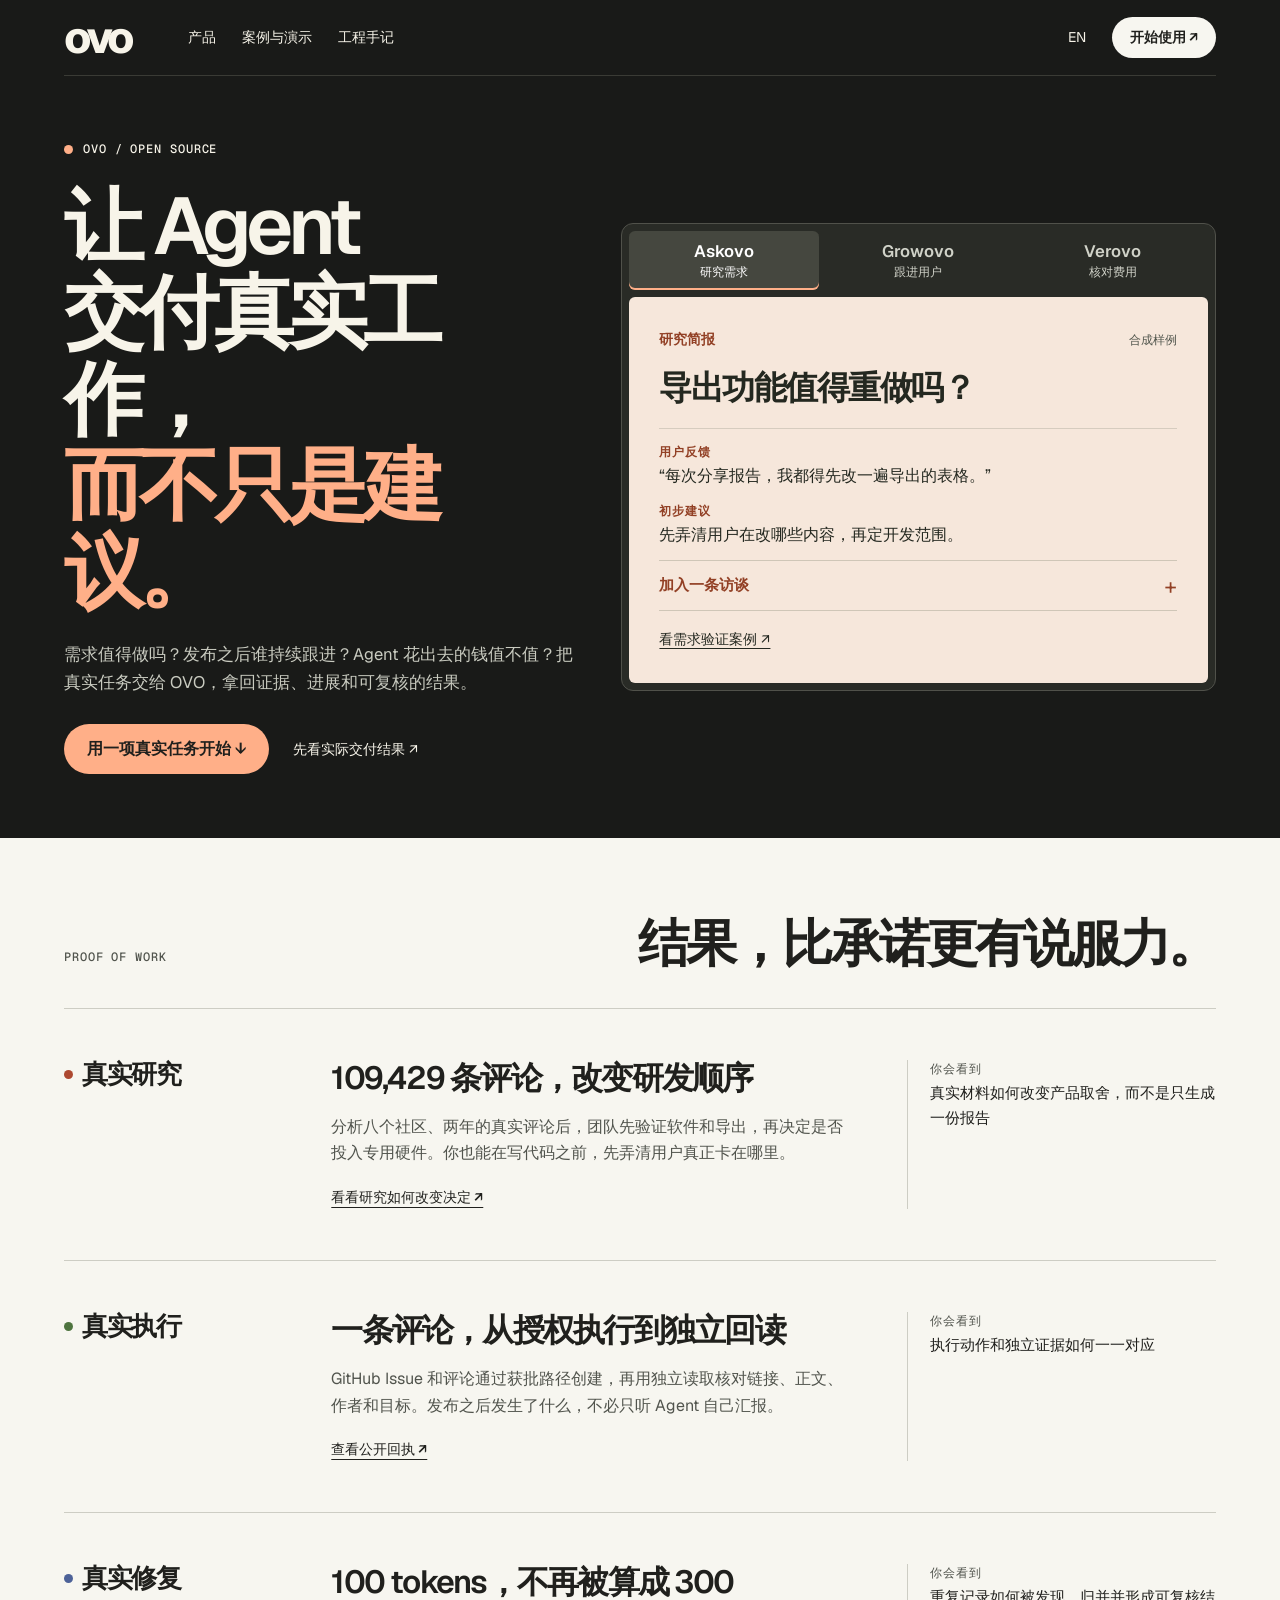
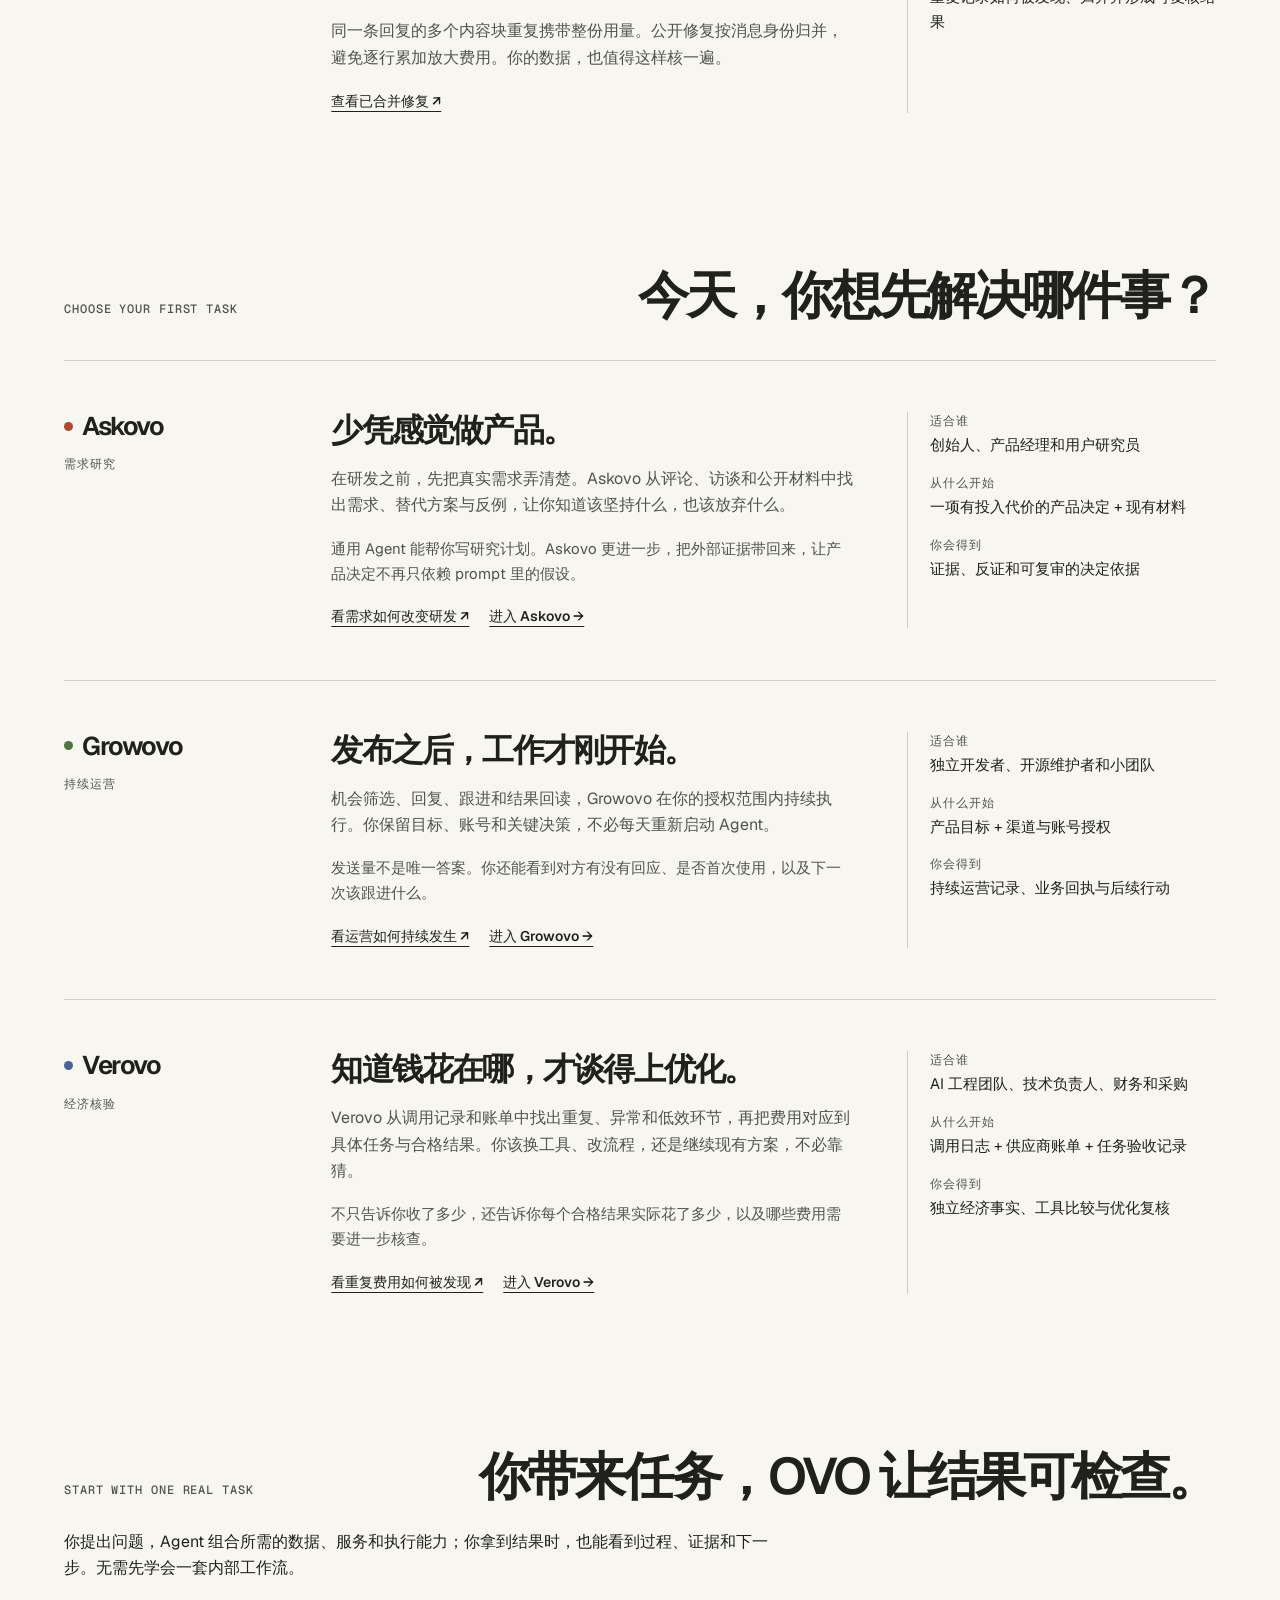
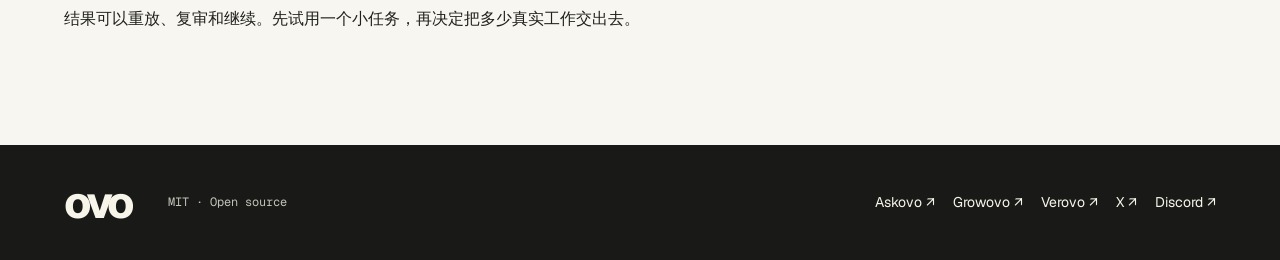
<file: index.html>
<!doctype html>
<html lang="zh-CN">
<head>
  <meta charset="utf-8">
  <meta name="viewport" content="width=device-width, initial-scale=1">
  <title>让 Agent 交付真实工作，而不只是建议 · OVO</title>
  <meta name="description" content="需求值得做吗？发布之后谁持续跟进？Agent 花出去的钱值不值？把真实任务交给 OVO，拿回证据、进展和可复核的结果。">
  <link rel="canonical" href="https://roy-tong.github.io/ovo/">
  <link rel="alternate" hreflang="zh-CN" href="https://roy-tong.github.io/ovo/">
  <link rel="alternate" hreflang="en" href="https://roy-tong.github.io/ovo/en.html">
  <meta property="og:title" content="让 Agent 交付真实工作，而不只是建议 · OVO">
  <meta property="og:description" content="真实研究、持续运营、独立经济核验。把一项真实任务交给 OVO，看看它如何改变你的下一步。">
  <meta property="og:url" content="https://roy-tong.github.io/ovo/">
  <meta property="og:image" content="https://roy-tong.github.io/ovo/assets/social-preview.png?v=work-samples">
  <meta name="twitter:card" content="summary_large_image">
  <link rel="stylesheet" href="assets/styles.css?v=70ff44b0">
  <script defer src="assets/app.js?v=df134de0"></script>
</head>
<body>
  <a class="skip" href="#main">跳到正文</a>
  <header><div class="frame nav"><a class="brand" href="index.html" aria-label="OVO">ovo</a><nav><a href="index.html#products">产品</a><a href="cases.html">案例与演示</a><a href="journal.html">工程手记</a></nav><div class="nav-end"><a class="language" href="en.html">EN</a><a class="pill" href="start.html">开始使用 ↗</a></div></div></header>

  <main id="main">
    <section class="cover"><div class="frame hero">
      <div class="intro">
        <div class="eyebrow"><i></i> OVO / OPEN SOURCE</div>
        <h1>让 Agent<br>交付真实工作，<br><em>而不只是建议。</em></h1>
        <p>需求值得做吗？发布之后谁持续跟进？Agent 花出去的钱值不值？把真实任务交给 OVO，拿回证据、进展和可复核的结果。</p>
        <a class="primary" href="#products">用一项真实任务开始 ↓</a>
        <a class="quiet" href="cases.html">先看实际交付结果 ↗</a>
      </div>
      <div class="task-preview">
        <div class="preview-choices" role="group" aria-label="选择产品示例">
          <button type="button" data-select="0" aria-pressed="true" aria-controls="preview-askovo">Askovo<span>研究需求</span></button>
          <button type="button" data-select="1" aria-pressed="false" aria-controls="preview-growovo">Growovo<span>跟进用户</span></button>
          <button type="button" data-select="2" aria-pressed="false" aria-controls="preview-verovo">Verovo<span>核对费用</span></button>
        </div>
        <section class="sample-sheet" id="preview-askovo" data-plate="0" aria-labelledby="question-askovo">
          <div class="sheet-type"><span>研究简报</span><small>合成样例</small></div>
          <h2 id="question-askovo">导出功能值得重做吗？</h2>
          <dl class="sample-record"><dt>用户反馈</dt><dd>“每次分享报告，我都得先改一遍导出的表格。”</dd><dt>初步建议</dt><dd>先弄清用户在改哪些内容，再定开发范围。</dd></dl>
          <details class="sample-review"><summary>加入一条访谈</summary><p>“我只想把内部备注这一列去掉。”</p><p><strong>复审建议</strong> 先测试能否在导出时选择字段。</p></details>
          <a class="sample-link" href="cases.html#askovo-evidence">看需求验证案例 ↗</a>
        </section>
        <section class="sample-sheet" id="preview-growovo" data-plate="1" aria-labelledby="question-growovo">
          <div class="sheet-type"><span>跟进记录</span><small>合成样例</small></div>
          <h2 id="question-growovo">试用邀请发出后，该跟进谁？</h2>
          <dl class="sample-record"><dt>投递回执</dt><dd>邮件服务已接受邀请，尚未收到用户回复。</dd><dt>下一步</dt><dd>记下投递回执，等待回复。</dd></dl>
          <details class="sample-review"><summary>查看用户回复</summary><p>“装好了，第一份报告在哪里看？”</p><p><strong>下一步</strong> 发给对方上手指引，等首份报告生成后再记录首次使用。</p></details>
          <a class="sample-link" href="cases.html#growovo-evidence">看持续运营案例 ↗</a>
        </section>
        <section class="sample-sheet" id="preview-verovo" data-plate="2" aria-labelledby="question-verovo">
          <div class="sheet-type"><span>费用核对单</span><small>合成样例</small></div>
          <h2 id="question-verovo">同一条回复算了几次？</h2>
          <dl class="sample-record"><dt>用量记录</dt><dd>同一个消息 ID 出现三行，每行都记了 100 tokens。</dd><dt>初步统计</dt><dd>逐行相加得到 300 tokens，需要核对重复项。</dd></dl>
          <details class="sample-review"><summary>按消息核对</summary><p>三行来自同一条回复，携带的是同一份用量。</p><p><strong>核对结果</strong> 去重后为 100 tokens。实际收费还需与账单核对。</p></details>
          <a class="sample-link" href="cases.html#verovo-evidence">看经济核验案例 ↗</a>
        </section>
      </div>
    </div></section>

    <section id="proof" class="frame section">
      <div class="section-title"><div class="kicker">PROOF OF WORK</div><h2>结果，比承诺更有说服力。</h2></div>
      <article class="product tone-0">
        <div class="product-name"><span class="dot"></span>真实研究</div>
        <div><h3>109,429 条评论，改变研发顺序</h3><p>分析八个社区、两年的真实评论后，团队先验证软件和导出，再决定是否投入专用硬件。你也能在写代码之前，先弄清用户真正卡在哪里。</p><div class="links"><a href="cases.html#askovo-evidence">看看研究如何改变决定 ↗</a></div></div>
        <dl><dt>你会看到</dt><dd>真实材料如何改变产品取舍，而不是只生成一份报告</dd></dl>
      </article>
      <article class="product tone-1">
        <div class="product-name"><span class="dot"></span>真实执行</div>
        <div><h3>一条评论，从授权执行到独立回读</h3><p>GitHub Issue 和评论通过获批路径创建，再用独立读取核对链接、正文、作者和目标。发布之后发生了什么，不必只听 Agent 自己汇报。</p><div class="links"><a href="https://github.com/roy-tong/Growovo/issues/41#issuecomment-7122950093">查看公开回执 ↗</a></div></div>
        <dl><dt>你会看到</dt><dd>执行动作和独立证据如何一一对应</dd></dl>
      </article>
      <article class="product tone-2">
        <div class="product-name"><span class="dot"></span>真实修复</div>
        <div><h3>100 tokens，不再被算成 300</h3><p>同一条回复的多个内容块重复携带整份用量。公开修复按消息身份归并，避免逐行累加放大费用。你的数据，也值得这样核一遍。</p><div class="links"><a href="https://github.com/zhangferry/tokendash/pull/37">查看已合并修复 ↗</a></div></div>
        <dl><dt>你会看到</dt><dd>重复记录如何被发现、归并并形成可复核结果</dd></dl>
      </article>
    </section>

    <section id="products" class="frame section">
      <div class="section-title"><div class="kicker">CHOOSE YOUR FIRST TASK</div><h2>今天，你想先解决哪件事？</h2></div>
      <article class="product tone-0" id="askovo">
        <div class="product-name"><span class="dot"></span>Askovo<small>需求研究</small></div>
        <div><h3>少凭感觉做产品。</h3><p>在研发之前，先把真实需求弄清楚。Askovo 从评论、访谈和公开材料中找出需求、替代方案与反例，让你知道该坚持什么，也该放弃什么。</p><p class="difference">通用 Agent 能帮你写研究计划。Askovo 更进一步，把外部证据带回来，让产品决定不再只依赖 prompt 里的假设。</p><div class="links"><a href="cases.html#askovo-evidence">看需求如何改变研发 ↗</a><a href="askovo/">进入 Askovo →</a></div></div>
        <dl><dt>适合谁</dt><dd>创始人、产品经理和用户研究员</dd><dt>从什么开始</dt><dd>一项有投入代价的产品决定 + 现有材料</dd><dt>你会得到</dt><dd>证据、反证和可复审的决定依据</dd></dl>
      </article>
      <article class="product tone-1" id="growovo">
        <div class="product-name"><span class="dot"></span>Growovo<small>持续运营</small></div>
        <div><h3>发布之后，工作才刚开始。</h3><p>机会筛选、回复、跟进和结果回读，Growovo 在你的授权范围内持续执行。你保留目标、账号和关键决策，不必每天重新启动 Agent。</p><p class="difference">发送量不是唯一答案。你还能看到对方有没有回应、是否首次使用，以及下一次该跟进什么。</p><div class="links"><a href="cases.html#growovo-evidence">看运营如何持续发生 ↗</a><a href="growovo/">进入 Growovo →</a></div></div>
        <dl><dt>适合谁</dt><dd>独立开发者、开源维护者和小团队</dd><dt>从什么开始</dt><dd>产品目标 + 渠道与账号授权</dd><dt>你会得到</dt><dd>持续运营记录、业务回执与后续行动</dd></dl>
      </article>
      <article class="product tone-2" id="verovo">
        <div class="product-name"><span class="dot"></span>Verovo<small>经济核验</small></div>
        <div><h3>知道钱花在哪，才谈得上优化。</h3><p>Verovo 从调用记录和账单中找出重复、异常和低效环节，再把费用对应到具体任务与合格结果。你该换工具、改流程，还是继续现有方案，不必靠猜。</p><p class="difference">不只告诉你收了多少，还告诉你每个合格结果实际花了多少，以及哪些费用需要进一步核查。</p><div class="links"><a href="cases.html#verovo-evidence">看重复费用如何被发现 ↗</a><a href="verovo/">进入 Verovo →</a></div></div>
        <dl><dt>适合谁</dt><dd>AI 工程团队、技术负责人、财务和采购</dd><dt>从什么开始</dt><dd>调用日志 + 供应商账单 + 任务验收记录</dd><dt>你会得到</dt><dd>独立经济事实、工具比较与优化复核</dd></dl>
      </article>
    </section>

    <section class="frame section" id="model">
      <div class="section-title"><div class="kicker">START WITH ONE REAL TASK</div><h2>你带来任务，OVO 让结果可检查。</h2><p>你提出问题，Agent 组合所需的数据、服务和执行能力；你拿到结果时，也能看到过程、证据和下一步。无需先学会一套内部工作流。</p><p>结果可以重放、复审和继续。先试用一个小任务，再决定把多少真实工作交出去。</p></div>
    </section>
  </main>

  <footer><div class="frame foot"><a class="brand" href="index.html">ovo</a><span>MIT · Open source</span><div><a href="https://github.com/roy-tong/Askovo">Askovo ↗</a> <a href="https://github.com/roy-tong/Growovo">Growovo ↗</a> <a href="https://github.com/roy-tong/Verovo">Verovo ↗</a> <a href="https://x.com/elliwoodtong">X ↗</a> <a href="https://discord.gg/UqrM8MCXb">Discord ↗</a></div></div></footer>
</body>
</html>
</file>
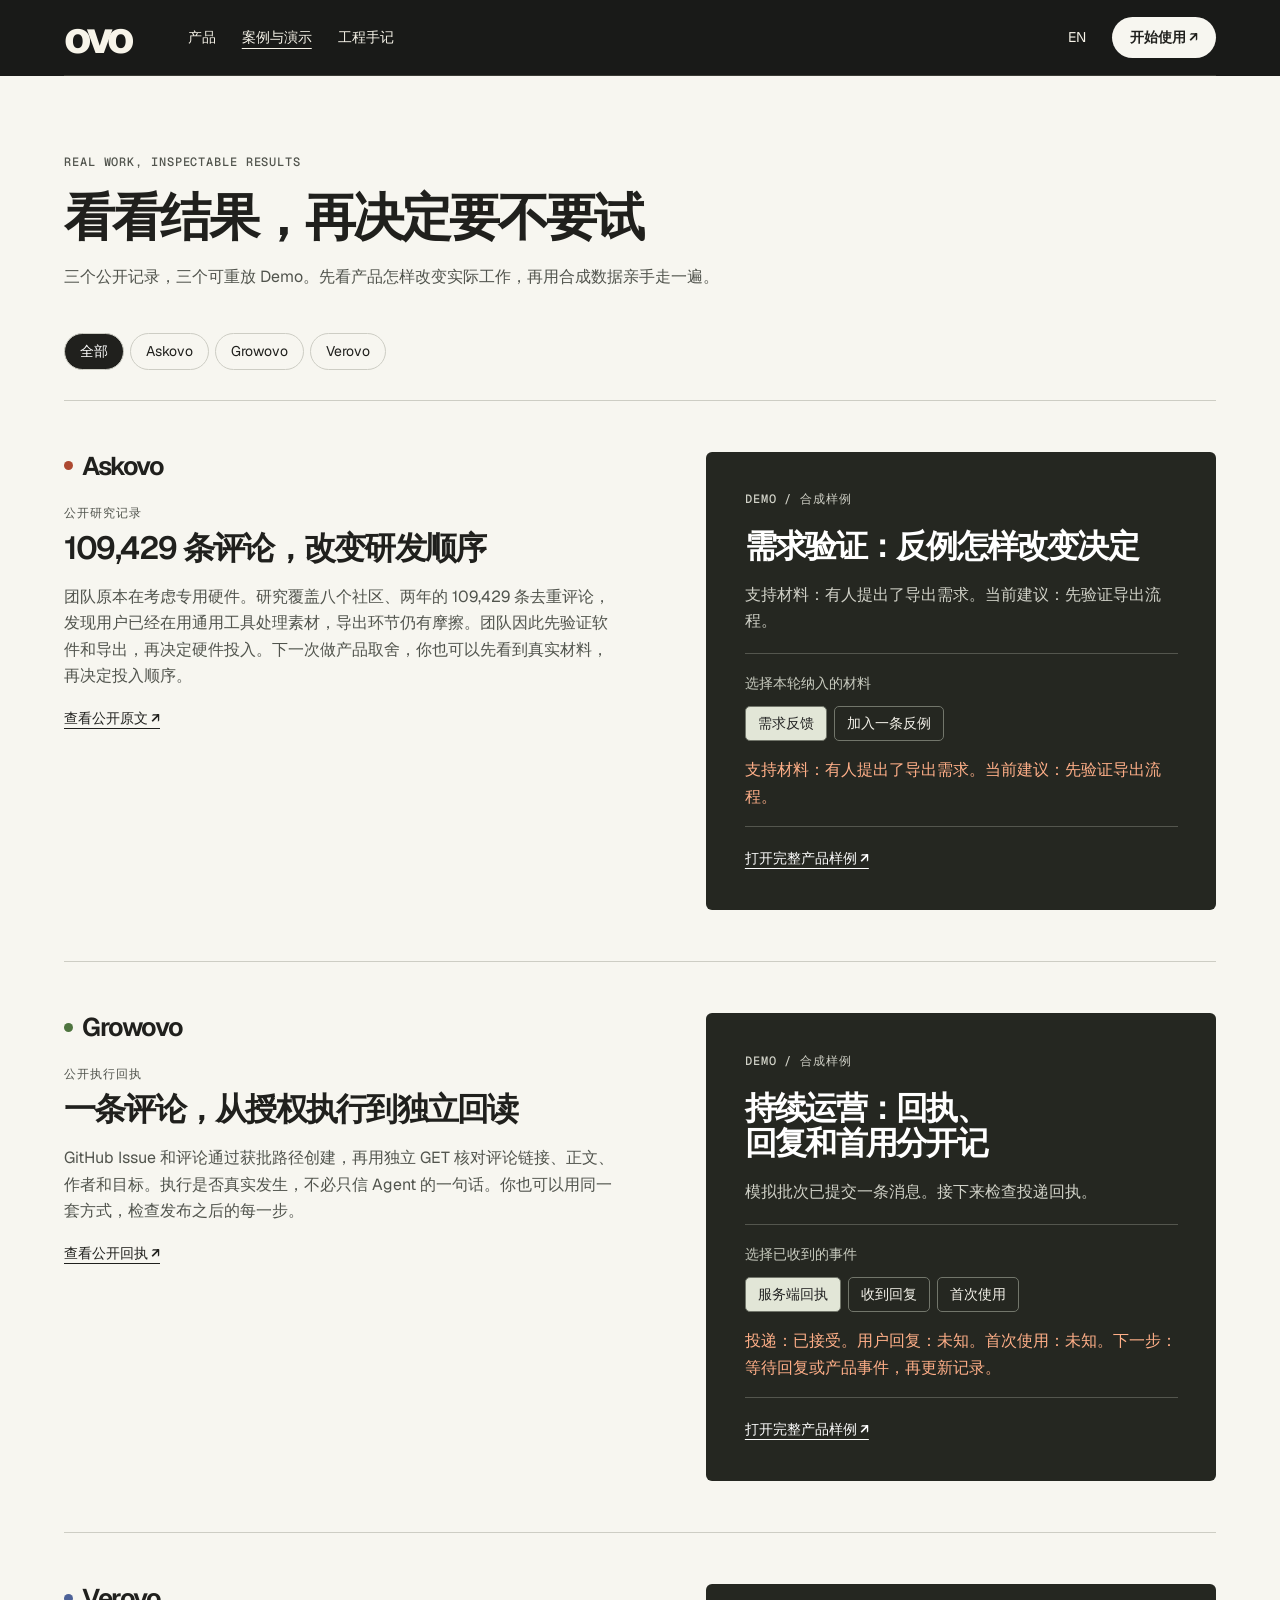
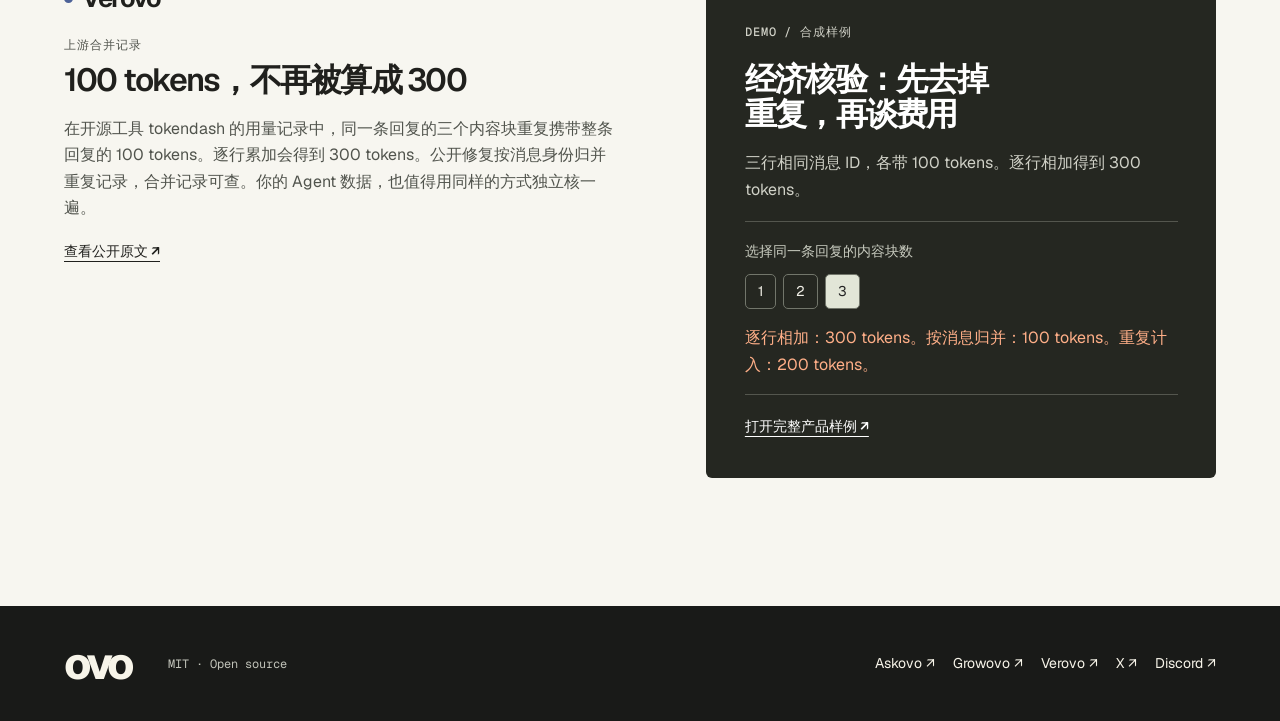
<file: cases.html>
<!doctype html>
<html lang="zh-CN">
<head>
  <meta charset="utf-8">
  <meta name="viewport" content="width=device-width, initial-scale=1">
  <title>看看结果，再决定要不要试 · OVO</title>
  <meta name="description" content="三个公开记录，三个可重放 Demo。看真实研究如何改变决定、执行结果如何独立核对、重复计量如何被修正。">
  <link rel="canonical" href="https://roy-tong.github.io/ovo/cases.html">
  <link rel="alternate" hreflang="zh-CN" href="https://roy-tong.github.io/ovo/cases.html">
  <link rel="alternate" hreflang="en" href="https://roy-tong.github.io/ovo/en-cases.html">
  <meta property="og:title" content="看看结果，再决定要不要试 · OVO">
  <meta property="og:description" content="真实结果先于功能演示。阅读公开记录，再用合成数据亲手走一遍。">
  <meta property="og:url" content="https://roy-tong.github.io/ovo/cases.html">
  <meta property="og:image" content="https://roy-tong.github.io/ovo/assets/social-preview.png?v=work-samples">
  <meta name="twitter:card" content="summary_large_image">
  <link rel="stylesheet" href="assets/styles.css">
  <script defer src="assets/app.js"></script>
</head>
<body>
  <a class="skip" href="#main">跳到正文</a>
  <header><div class="frame nav"><a class="brand" href="index.html" aria-label="OVO">ovo</a><nav><a href="index.html#products">产品</a><a href="cases.html" aria-current="page">案例与演示</a><a href="journal.html">工程手记</a></nav><div class="nav-end"><a class="language" href="en-cases.html">EN</a><a class="pill" href="start.html">开始使用 ↗</a></div></div></header>

  <main id="main"><div class="frame inner">
    <div class="page-title"><div class="kicker">REAL WORK, INSPECTABLE RESULTS</div><h1>看看结果，再决定要不要试</h1><p>三个公开记录，三个可重放 Demo。先看产品怎样改变实际工作，再用合成数据亲手走一遍。</p></div>
    <div class="filters"><button type="button" data-filter="all" aria-pressed="true">全部</button><button type="button" data-filter="askovo" aria-pressed="false">Askovo</button><button type="button" data-filter="growovo" aria-pressed="false">Growovo</button><button type="button" data-filter="verovo" aria-pressed="false">Verovo</button></div>

    <article class="case tone-0" data-item="askovo" id="askovo-evidence">
      <div class="case-story"><div class="product-name"><span class="dot"></span>Askovo</div><small>公开研究记录</small>
        <h2>109,429 条评论，改变研发顺序</h2>
        <p>团队原本在考虑专用硬件。研究覆盖八个社区、两年的 109,429 条去重评论，发现用户已经在用通用工具处理素材，导出环节仍有摩擦。团队因此先验证软件和导出，再决定硬件投入。下一次做产品取舍，你也可以先看到真实材料，再决定投入顺序。</p>
        <a class="line-link" href="https://github.com/roy-tong/Askovo#the-goal-is-not-a-better-looking-report">查看公开原文 ↗</a>
      </div>
      <div class="demo"><div class="kicker">DEMO / 合成样例</div><h3>需求验证：反例怎样改变决定</h3><p>支持材料：有人提出了导出需求。当前建议：先验证导出流程。</p><div class="simulation"><div class="sim-controls"><span>选择本轮纳入的材料</span><div><button type="button" data-result="支持材料：有人提出了导出需求。当前建议：先验证导出流程。" aria-pressed="true">需求反馈</button><button type="button" data-result="新增访谈：另一位用户已能导出，但分享前要手动删掉多余字段。复审建议：先测试字段选择，再决定是否重做导出。" aria-pressed="false">加入一条反例</button></div></div><output aria-live="polite">支持材料：有人提出了导出需求。当前建议：先验证导出流程。</output></div><noscript><details><summary>加入一条反例</summary><p>新增访谈：另一位用户已能导出，但分享前要手动删掉多余字段。复审建议：先测试字段选择，再决定是否重做导出。</p></details></noscript><a class="line-link" href="https://roy-tong.github.io/Askovo/examples/decision-replay.html">打开完整产品样例 ↗</a></div>
    </article>

    <article class="case tone-1" data-item="growovo" id="growovo-evidence">
      <div class="case-story"><div class="product-name"><span class="dot"></span>Growovo</div><small>公开执行回执</small>
        <h2>一条评论，从授权执行到独立回读</h2>
        <p>GitHub Issue 和评论通过获批路径创建，再用独立 GET 核对评论链接、正文、作者和目标。执行是否真实发生，不必只信 Agent 的一句话。你也可以用同一套方式，检查发布之后的每一步。</p>
        <a class="line-link" href="https://github.com/roy-tong/Growovo/issues/41#issuecomment-7122950093">查看公开回执 ↗</a>
      </div>
      <div class="demo"><div class="kicker">DEMO / 合成样例</div><h3>持续运营：回执、回复和首用分开记</h3><p>模拟批次已提交一条消息。接下来检查投递回执。</p><div class="simulation"><div class="sim-controls"><span>选择已收到的事件</span><div><button type="button" data-result="投递：已接受。用户回复：未知。首次使用：未知。下一步：等待回复或产品事件，再更新记录。" aria-pressed="true">服务端回执</button><button type="button" data-result="投递：已接受。回复：已收到。首次使用：未知。下一步：处理用户提出的问题。" aria-pressed="false">收到回复</button><button type="button" data-result="投递：已接受。回复：已收到。首次使用：已观察到。下一步：记录上手结果，并等待后续使用证据。" aria-pressed="false">首次使用</button></div></div><output aria-live="polite">投递：已接受。用户回复：未知。首次使用：未知。下一步：等待回复或产品事件，再更新记录。</output></div><noscript><details><summary>查看投递回执</summary><p>投递：已接受。用户回复：未知。首次使用：未知。下一步：等待回复或产品事件，再更新记录。</p></details></noscript><a class="line-link" href="https://roy-tong.github.io/Growovo/examples/controlled-run.html">打开完整产品样例 ↗</a></div>
    </article>

    <article class="case tone-2" data-item="verovo" id="verovo-evidence">
      <div class="case-story"><div class="product-name"><span class="dot"></span>Verovo</div><small>上游合并记录</small>
        <h2>100 tokens，不再被算成 300</h2>
        <p>在开源工具 tokendash 的用量记录中，同一条回复的三个内容块重复携带整条回复的 100 tokens。逐行累加会得到 300 tokens。公开修复按消息身份归并重复记录，合并记录可查。你的 Agent 数据，也值得用同样的方式独立核一遍。</p>
        <a class="line-link" href="https://github.com/zhangferry/tokendash/pull/37">查看公开原文 ↗</a>
      </div>
      <div class="demo"><div class="kicker">DEMO / 合成样例</div><h3>经济核验：先去掉重复，再谈费用</h3><p>三行相同消息 ID，各带 100 tokens。逐行相加得到 300 tokens。</p><div class="simulation"><div class="sim-controls"><span>选择同一条回复的内容块数</span><div><button type="button" data-result="逐行相加：100 tokens。按消息归并：100 tokens。重复计入：0 tokens。" aria-pressed="false">1</button><button type="button" data-result="逐行相加：200 tokens。按消息归并：100 tokens。重复计入：100 tokens。" aria-pressed="false">2</button><button type="button" data-result="逐行相加：300 tokens。按消息归并：100 tokens。重复计入：200 tokens。" aria-pressed="true">3</button></div></div><output aria-live="polite">逐行相加：300 tokens。按消息归并：100 tokens。重复计入：200 tokens。</output></div><noscript><details><summary>按消息 ID 重算</summary><p>3 行 → 1 条唯一消息 → 100 tokens。原统计多计 200 tokens。仍需供应商账单才能判断实际收费。</p></details></noscript><a class="line-link" href="https://roy-tong.github.io/Verovo/examples/replayable-period.html">打开完整产品样例 ↗</a></div>
    </article>
  </div></main>

  <footer><div class="frame foot"><a class="brand" href="index.html">ovo</a><span>MIT · Open source</span><div><a href="https://github.com/roy-tong/Askovo">Askovo ↗</a> <a href="https://github.com/roy-tong/Growovo">Growovo ↗</a> <a href="https://github.com/roy-tong/Verovo">Verovo ↗</a> <a href="https://x.com/elliwoodtong">X ↗</a> <a href="https://discord.gg/UqrM8MCXb">Discord ↗</a></div></div></footer>
</body>
</html>
</file>
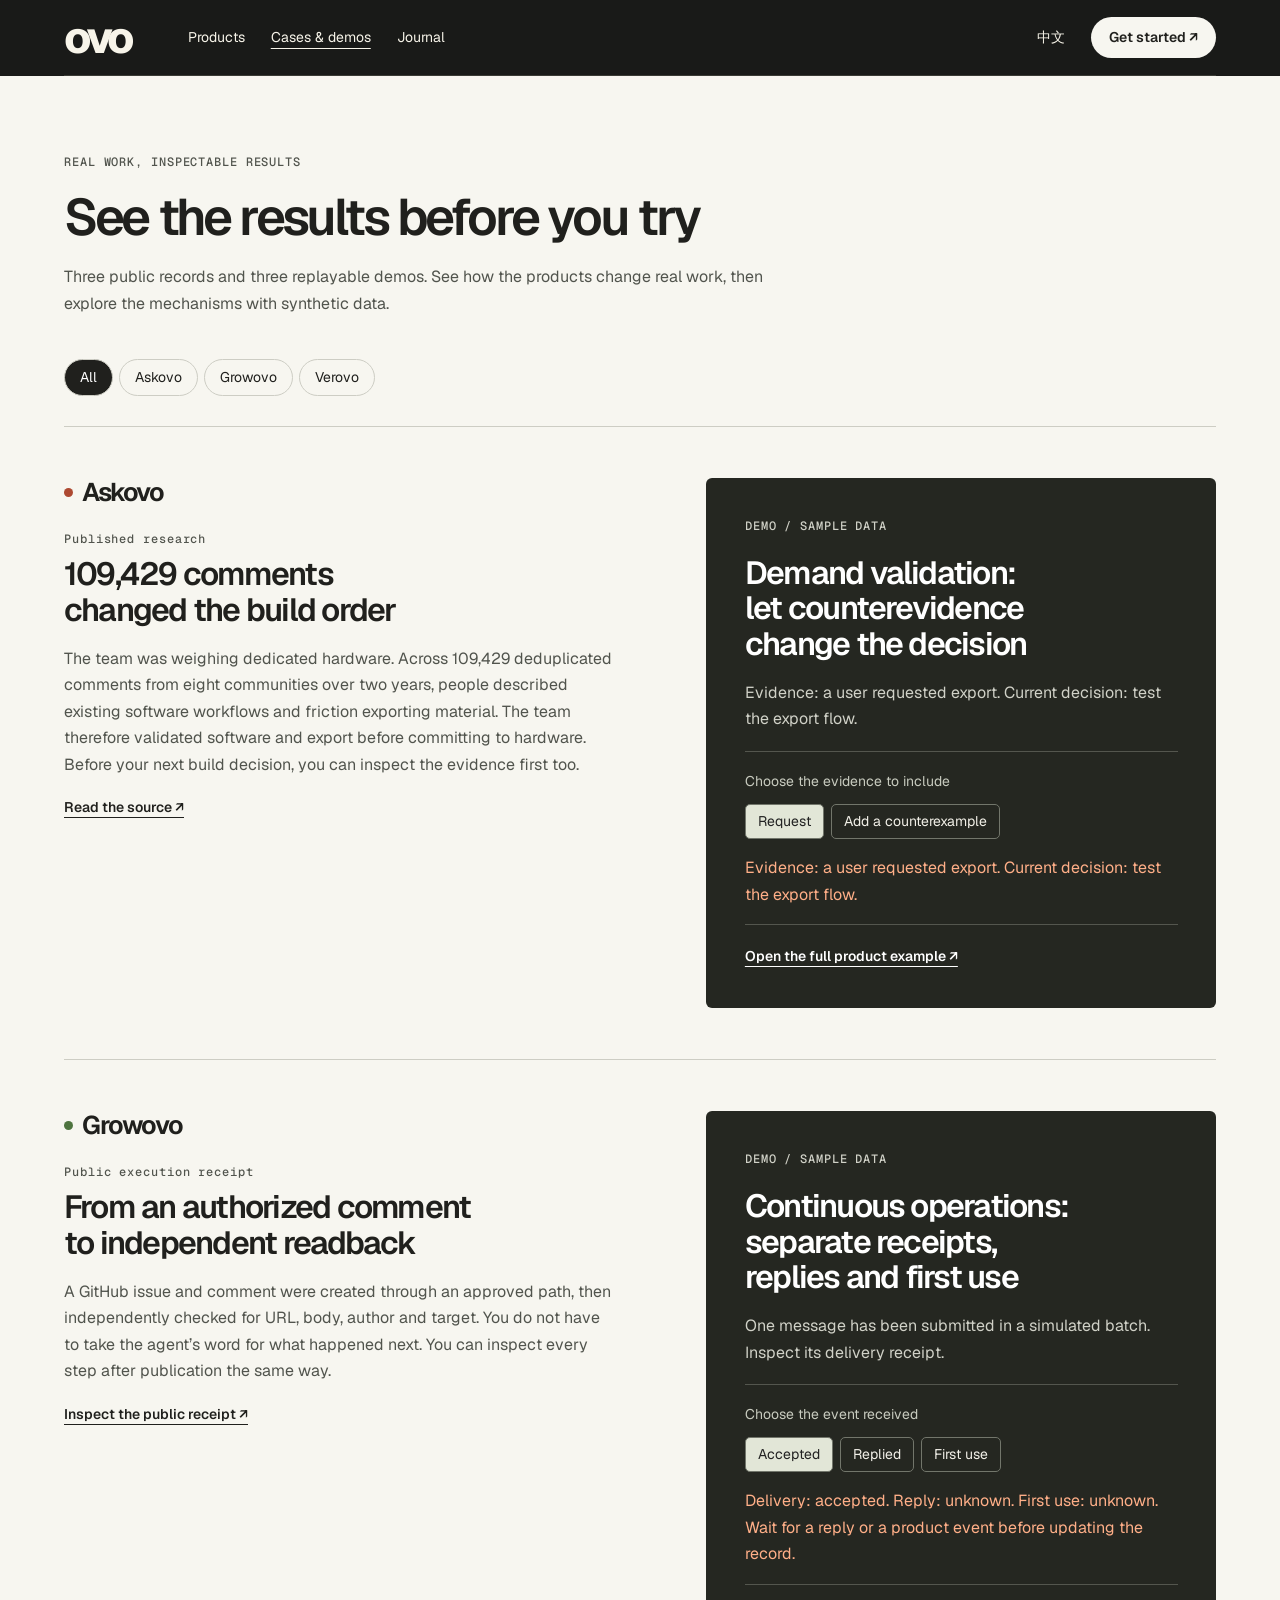
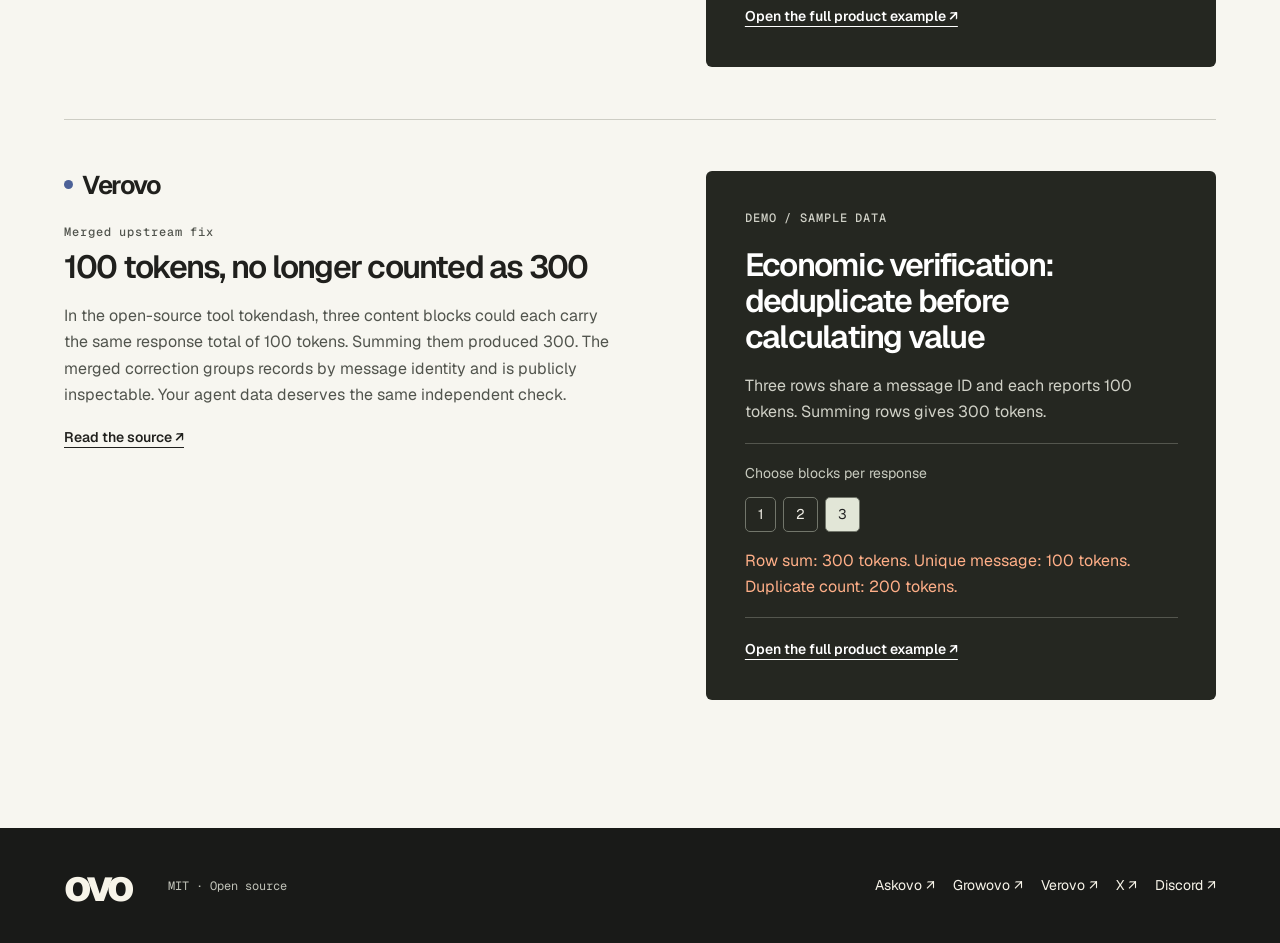
<file: en-cases.html>
<!doctype html>
<html lang="en">
<head>
  <meta charset="utf-8">
  <meta name="viewport" content="width=device-width, initial-scale=1">
  <title>See the results before you try · OVO</title>
  <meta name="description" content="Three public records and three replayable demos. See research change a decision, execution get independently verified and duplicate usage get corrected.">
  <link rel="canonical" href="https://roy-tong.github.io/ovo/en-cases.html">
  <link rel="alternate" hreflang="zh-CN" href="https://roy-tong.github.io/ovo/cases.html">
  <link rel="alternate" hreflang="en" href="https://roy-tong.github.io/ovo/en-cases.html">
  <meta property="og:title" content="See the results before you try · OVO">
  <meta property="og:description" content="Real outcomes before feature demos. Read public records, then inspect the mechanisms with synthetic data.">
  <meta property="og:url" content="https://roy-tong.github.io/ovo/en-cases.html">
  <meta property="og:image" content="https://roy-tong.github.io/ovo/assets/social-preview.png?v=work-samples">
  <meta name="twitter:card" content="summary_large_image">
  <link rel="stylesheet" href="assets/styles.css">
  <script defer src="assets/app.js"></script>
</head>
<body>
  <a class="skip" href="#main">Skip to content</a>
  <header><div class="frame nav"><a class="brand" href="en.html" aria-label="OVO">ovo</a><nav><a href="en.html#products">Products</a><a href="en-cases.html" aria-current="page">Cases & demos</a><a href="en-journal.html">Journal</a></nav><div class="nav-end"><a class="language" href="cases.html">中文</a><a class="pill" href="en-start.html">Get started ↗</a></div></div></header>

  <main id="main"><div class="frame inner">
    <div class="page-title"><div class="kicker">REAL WORK, INSPECTABLE RESULTS</div><h1>See the results before you try</h1><p>Three public records and three replayable demos. See how the products change real work, then explore the mechanisms with synthetic data.</p></div>
    <div class="filters"><button type="button" data-filter="all" aria-pressed="true">All</button><button type="button" data-filter="askovo" aria-pressed="false">Askovo</button><button type="button" data-filter="growovo" aria-pressed="false">Growovo</button><button type="button" data-filter="verovo" aria-pressed="false">Verovo</button></div>

    <article class="case tone-0" data-item="askovo" id="askovo-evidence">
      <div class="case-story"><div class="product-name"><span class="dot"></span>Askovo</div><small>Published research</small>
        <h2>109,429 comments changed the build order</h2>
        <p>The team was weighing dedicated hardware. Across 109,429 deduplicated comments from eight communities over two years, people described existing software workflows and friction exporting material. The team therefore validated software and export before committing to hardware. Before your next build decision, you can inspect the evidence first too.</p>
        <a class="line-link" href="https://github.com/roy-tong/Askovo#the-goal-is-not-a-better-looking-report">Read the source ↗</a>
      </div>
      <div class="demo"><div class="kicker">DEMO / SAMPLE DATA</div><h3>Demand validation: let counterevidence change the decision</h3><p>Evidence: a user requested export. Current decision: test the export flow.</p><div class="simulation"><div class="sim-controls"><span>Choose the evidence to include</span><div><button type="button" data-result="Evidence: a user requested export. Current decision: test the export flow." aria-pressed="true">Request</button><button type="button" data-result="New interview: another user can export but manually removes fields before sharing. Revised decision: test field selection before rebuilding export." aria-pressed="false">Add a counterexample</button></div></div><output aria-live="polite">Evidence: a user requested export. Current decision: test the export flow.</output></div><noscript><details><summary>Add a counterexample</summary><p>New interview: another user can export but manually removes fields before sharing. Revised decision: test field selection before rebuilding export.</p></details></noscript><a class="line-link" href="https://roy-tong.github.io/Askovo/en/examples/decision-replay.html">Open the full product example ↗</a></div>
    </article>

    <article class="case tone-1" data-item="growovo" id="growovo-evidence">
      <div class="case-story"><div class="product-name"><span class="dot"></span>Growovo</div><small>Public execution receipt</small>
        <h2>From an authorized comment to independent readback</h2>
        <p>A GitHub issue and comment were created through an approved path, then independently checked for URL, body, author and target. You do not have to take the agent’s word for what happened next. You can inspect every step after publication the same way.</p>
        <a class="line-link" href="https://github.com/roy-tong/Growovo/issues/41#issuecomment-7122950093">Inspect the public receipt ↗</a>
      </div>
      <div class="demo"><div class="kicker">DEMO / SAMPLE DATA</div><h3>Continuous operations: separate receipts, replies and first use</h3><p>One message has been submitted in a simulated batch. Inspect its delivery receipt.</p><div class="simulation"><div class="sim-controls"><span>Choose the event received</span><div><button type="button" data-result="Delivery: accepted. Reply: unknown. First use: unknown. Wait for a reply or a product event before updating the record." aria-pressed="true">Accepted</button><button type="button" data-result="Delivery: accepted. Reply: received. First use: unknown. Next: address the question." aria-pressed="false">Replied</button><button type="button" data-result="Delivery: accepted. Reply: received. First use: observed. Record onboarding and await evidence of repeat use." aria-pressed="false">First use</button></div></div><output aria-live="polite">Delivery: accepted. Reply: unknown. First use: unknown. Wait for a reply or a product event before updating the record.</output></div><noscript><details><summary>Inspect the receipt</summary><p>Delivery: accepted. Reply: unknown. First use: unknown. Wait for a reply or a product event before updating the record.</p></details></noscript><a class="line-link" href="https://roy-tong.github.io/Growovo/examples/controlled-run.en.html">Open the full product example ↗</a></div>
    </article>

    <article class="case tone-2" data-item="verovo" id="verovo-evidence">
      <div class="case-story"><div class="product-name"><span class="dot"></span>Verovo</div><small>Merged upstream fix</small>
        <h2>100 tokens, no longer counted as 300</h2>
        <p>In the open-source tool tokendash, three content blocks could each carry the same response total of 100 tokens. Summing them produced 300. The merged correction groups records by message identity and is publicly inspectable. Your agent data deserves the same independent check.</p>
        <a class="line-link" href="https://github.com/zhangferry/tokendash/pull/37">Read the source ↗</a>
      </div>
      <div class="demo"><div class="kicker">DEMO / SAMPLE DATA</div><h3>Economic verification: deduplicate before calculating value</h3><p>Three rows share a message ID and each reports 100 tokens. Summing rows gives 300 tokens.</p><div class="simulation"><div class="sim-controls"><span>Choose blocks per response</span><div><button type="button" data-result="Row sum: 100 tokens. Unique message: 100 tokens. Duplicate count: 0 tokens." aria-pressed="false">1</button><button type="button" data-result="Row sum: 200 tokens. Unique message: 100 tokens. Duplicate count: 100 tokens." aria-pressed="false">2</button><button type="button" data-result="Row sum: 300 tokens. Unique message: 100 tokens. Duplicate count: 200 tokens." aria-pressed="true">3</button></div></div><output aria-live="polite">Row sum: 300 tokens. Unique message: 100 tokens. Duplicate count: 200 tokens.</output></div><noscript><details><summary>Recount by message ID</summary><p>3 rows → 1 unique message → 100 tokens. The original total included 200 duplicate tokens. A supplier bill is needed to verify charges.</p></details></noscript><a class="line-link" href="https://roy-tong.github.io/Verovo/examples/replayable-period.html">Open the full product example ↗</a></div>
    </article>
  </div></main>

  <footer><div class="frame foot"><a class="brand" href="en.html">ovo</a><span>MIT · Open source</span><div><a href="https://github.com/roy-tong/Askovo">Askovo ↗</a> <a href="https://github.com/roy-tong/Growovo">Growovo ↗</a> <a href="https://github.com/roy-tong/Verovo">Verovo ↗</a> <a href="https://x.com/elliwoodtong">X ↗</a> <a href="https://discord.gg/UqrM8MCXb">Discord ↗</a></div></div></footer>
</body>
</html>
</file>
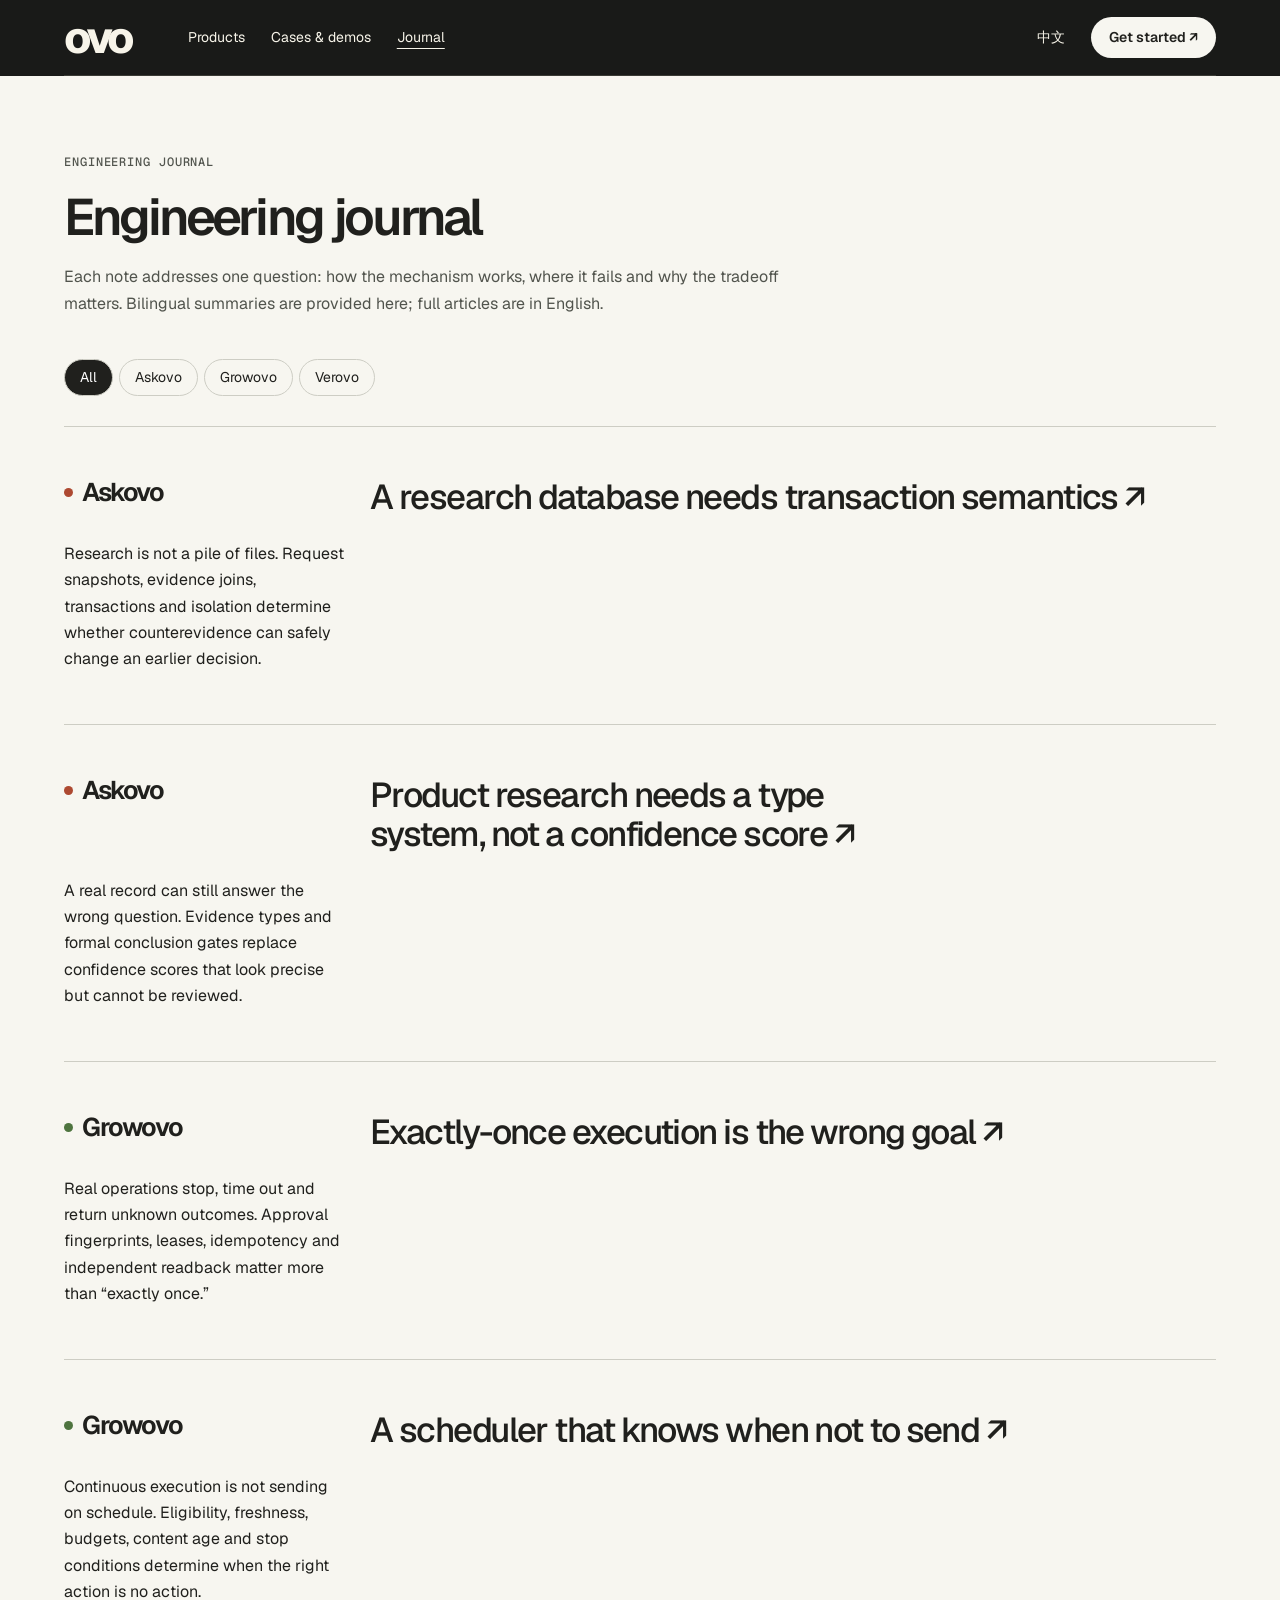
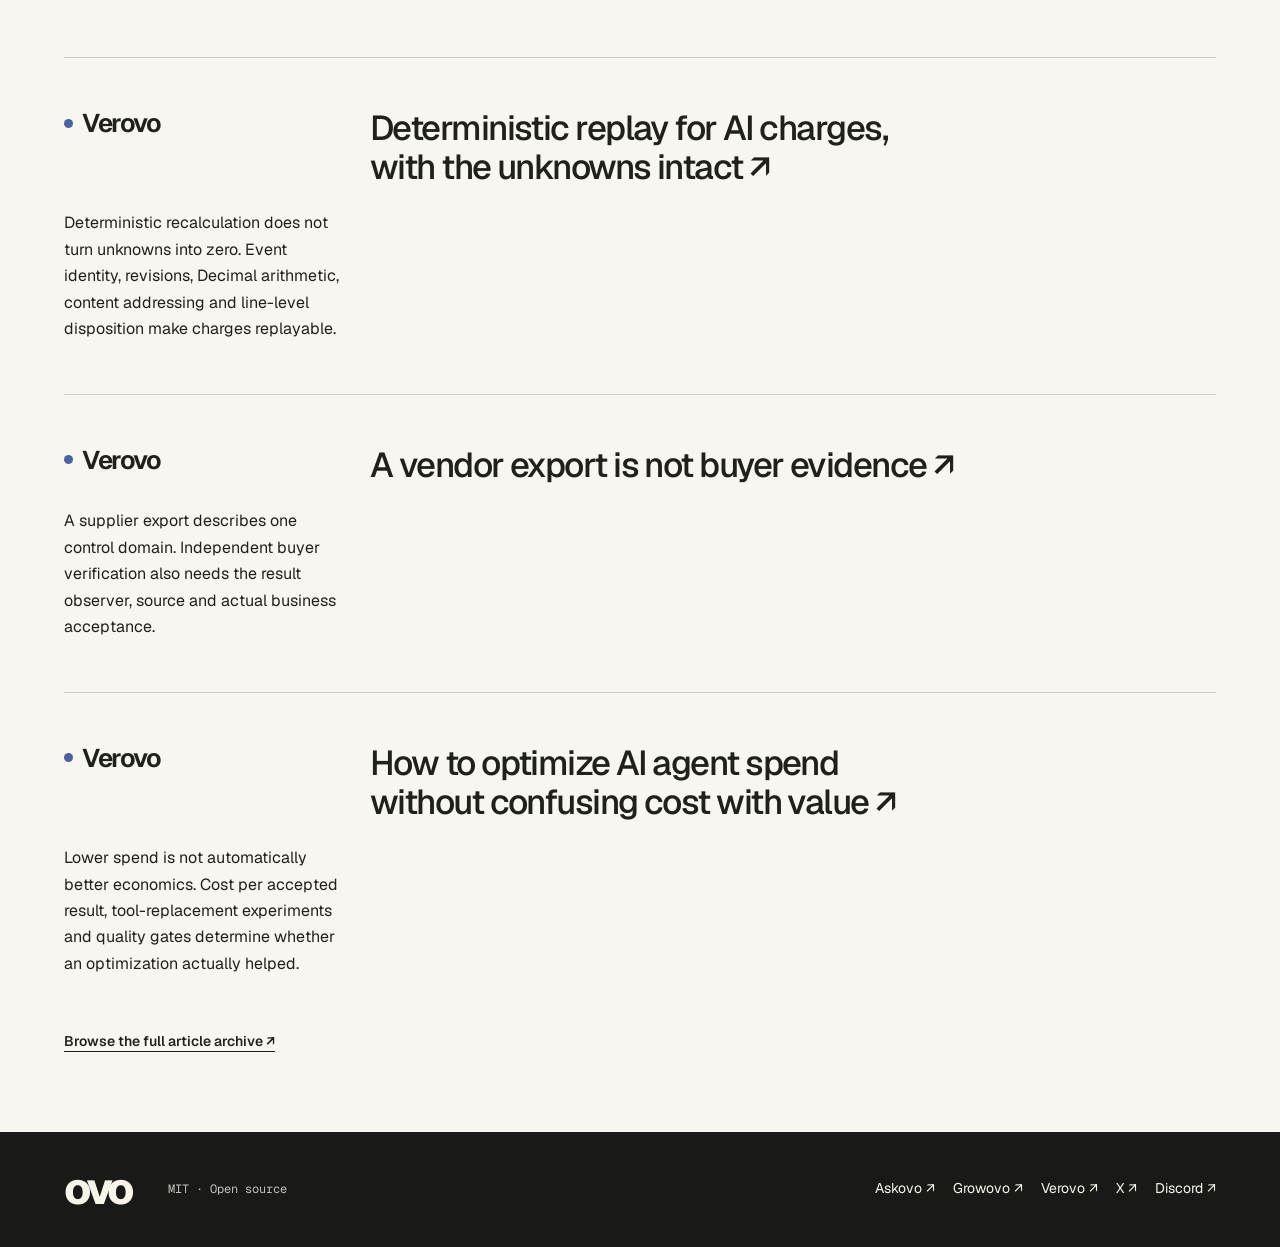
<file: en-journal.html>
<!doctype html>
<html lang="en">
<head>
  <meta charset="utf-8">
  <meta name="viewport" content="width=device-width, initial-scale=1">
  <title>Engineering journal · OVO</title>
  <meta name="description" content="Research transactions, evidence eligibility, recoverable execution, deterministic replay and independent economic measurement. Engineering notes grounded in real code and failure paths.">
  <link rel="canonical" href="https://roy-tong.github.io/ovo/en-journal.html">
  <link rel="alternate" hreflang="zh-CN" href="https://roy-tong.github.io/ovo/journal.html">
  <link rel="alternate" hreflang="en" href="https://roy-tong.github.io/ovo/en-journal.html">
  <meta property="og:title" content="Engineering journal · OVO">
  <meta property="og:description" content="Research transactions, recoverable execution, deterministic replay and independent economic measurement, grounded in real code and failure paths.">
  <meta property="og:url" content="https://roy-tong.github.io/ovo/en-journal.html">
  <meta property="og:image" content="https://roy-tong.github.io/ovo/assets/social-preview.png?v=work-samples">
  <meta name="twitter:card" content="summary_large_image">
  <link rel="stylesheet" href="assets/styles.css">
  <script defer src="assets/app.js"></script>
</head>
<body>
  <a class="skip" href="#main">Skip to content</a>
  <header><div class="frame nav"><a class="brand" href="en.html" aria-label="OVO">ovo</a><nav><a href="en.html#products">Products</a><a href="en-cases.html">Cases & demos</a><a href="en-journal.html" aria-current="page">Journal</a></nav><div class="nav-end"><a class="language" href="journal.html">中文</a><a class="pill" href="en-start.html">Get started ↗</a></div></div></header>

  <main id="main"><div class="frame inner">
    <div class="page-title"><div class="kicker">ENGINEERING JOURNAL</div><h1>Engineering journal</h1><p>Each note addresses one question: how the mechanism works, where it fails and why the tradeoff matters. Bilingual summaries are provided here; full articles are in English.</p></div>
    <div class="filters"><button type="button" data-filter="all" aria-pressed="true">All</button><button type="button" data-filter="askovo" aria-pressed="false">Askovo</button><button type="button" data-filter="growovo" aria-pressed="false">Growovo</button><button type="button" data-filter="verovo" aria-pressed="false">Verovo</button></div>

    <article class="essay tone-0" data-item="askovo"><span class="product-name"><span class="dot"></span>Askovo</span><h2><a href="https://roy-tong.github.io/en/notes/01-askovo-a-research-database-needs-transactions/">A research database needs transaction semantics ↗</a></h2><p>Research is not a pile of files. Request snapshots, evidence joins, transactions and isolation determine whether counterevidence can safely change an earlier decision.</p></article>
    <article class="essay tone-0" data-item="askovo"><span class="product-name"><span class="dot"></span>Askovo</span><h2><a href="https://roy-tong.github.io/en/notes/04-askovo-product-research-needs-a-type-system/">Product research needs a type system, not a confidence score ↗</a></h2><p>A real record can still answer the wrong question. Evidence types and formal conclusion gates replace confidence scores that look precise but cannot be reviewed.</p></article>
    <article class="essay tone-1" data-item="growovo"><span class="product-name"><span class="dot"></span>Growovo</span><h2><a href="https://roy-tong.github.io/en/notes/02-growovo-exactly-once-is-the-wrong-goal/">Exactly-once execution is the wrong goal ↗</a></h2><p>Real operations stop, time out and return unknown outcomes. Approval fingerprints, leases, idempotency and independent readback matter more than “exactly once.”</p></article>
    <article class="essay tone-1" data-item="growovo"><span class="product-name"><span class="dot"></span>Growovo</span><h2><a href="https://roy-tong.github.io/en/notes/05-growovo-a-scheduler-that-knows-when-not-to-send/">A scheduler that knows when not to send ↗</a></h2><p>Continuous execution is not sending on schedule. Eligibility, freshness, budgets, content age and stop conditions determine when the right action is no action.</p></article>
    <article class="essay tone-2" data-item="verovo"><span class="product-name"><span class="dot"></span>Verovo</span><h2><a href="https://roy-tong.github.io/en/notes/03-verovo-deterministic-replay-with-unknowns/">Deterministic replay for AI charges, with the unknowns intact ↗</a></h2><p>Deterministic recalculation does not turn unknowns into zero. Event identity, revisions, Decimal arithmetic, content addressing and line-level disposition make charges replayable.</p></article>
    <article class="essay tone-2" data-item="verovo"><span class="product-name"><span class="dot"></span>Verovo</span><h2><a href="https://roy-tong.github.io/en/notes/06-verovo-a-vendor-export-is-not-buyer-evidence/">A vendor export is not buyer evidence ↗</a></h2><p>A supplier export describes one control domain. Independent buyer verification also needs the result observer, source and actual business acceptance.</p></article>
    <article class="essay tone-2" data-item="verovo"><span class="product-name"><span class="dot"></span>Verovo</span><h2><a href="https://roy-tong.github.io/Verovo/blog/ai-spend-optimization.html">How to optimize AI agent spend without confusing cost with value ↗</a></h2><p>Lower spend is not automatically better economics. Cost per accepted result, tool-replacement experiments and quality gates determine whether an optimization actually helped.</p></article>
    <a class="line-link" href="https://roy-tong.github.io/essays/">Browse the full article archive ↗</a>
  </div></main>

  <footer><div class="frame foot"><a class="brand" href="en.html">ovo</a><span>MIT · Open source</span><div><a href="https://github.com/roy-tong/Askovo">Askovo ↗</a> <a href="https://github.com/roy-tong/Growovo">Growovo ↗</a> <a href="https://github.com/roy-tong/Verovo">Verovo ↗</a> <a href="https://x.com/elliwoodtong">X ↗</a> <a href="https://discord.gg/UqrM8MCXb">Discord ↗</a></div></div></footer>
</body>
</html>
</file>
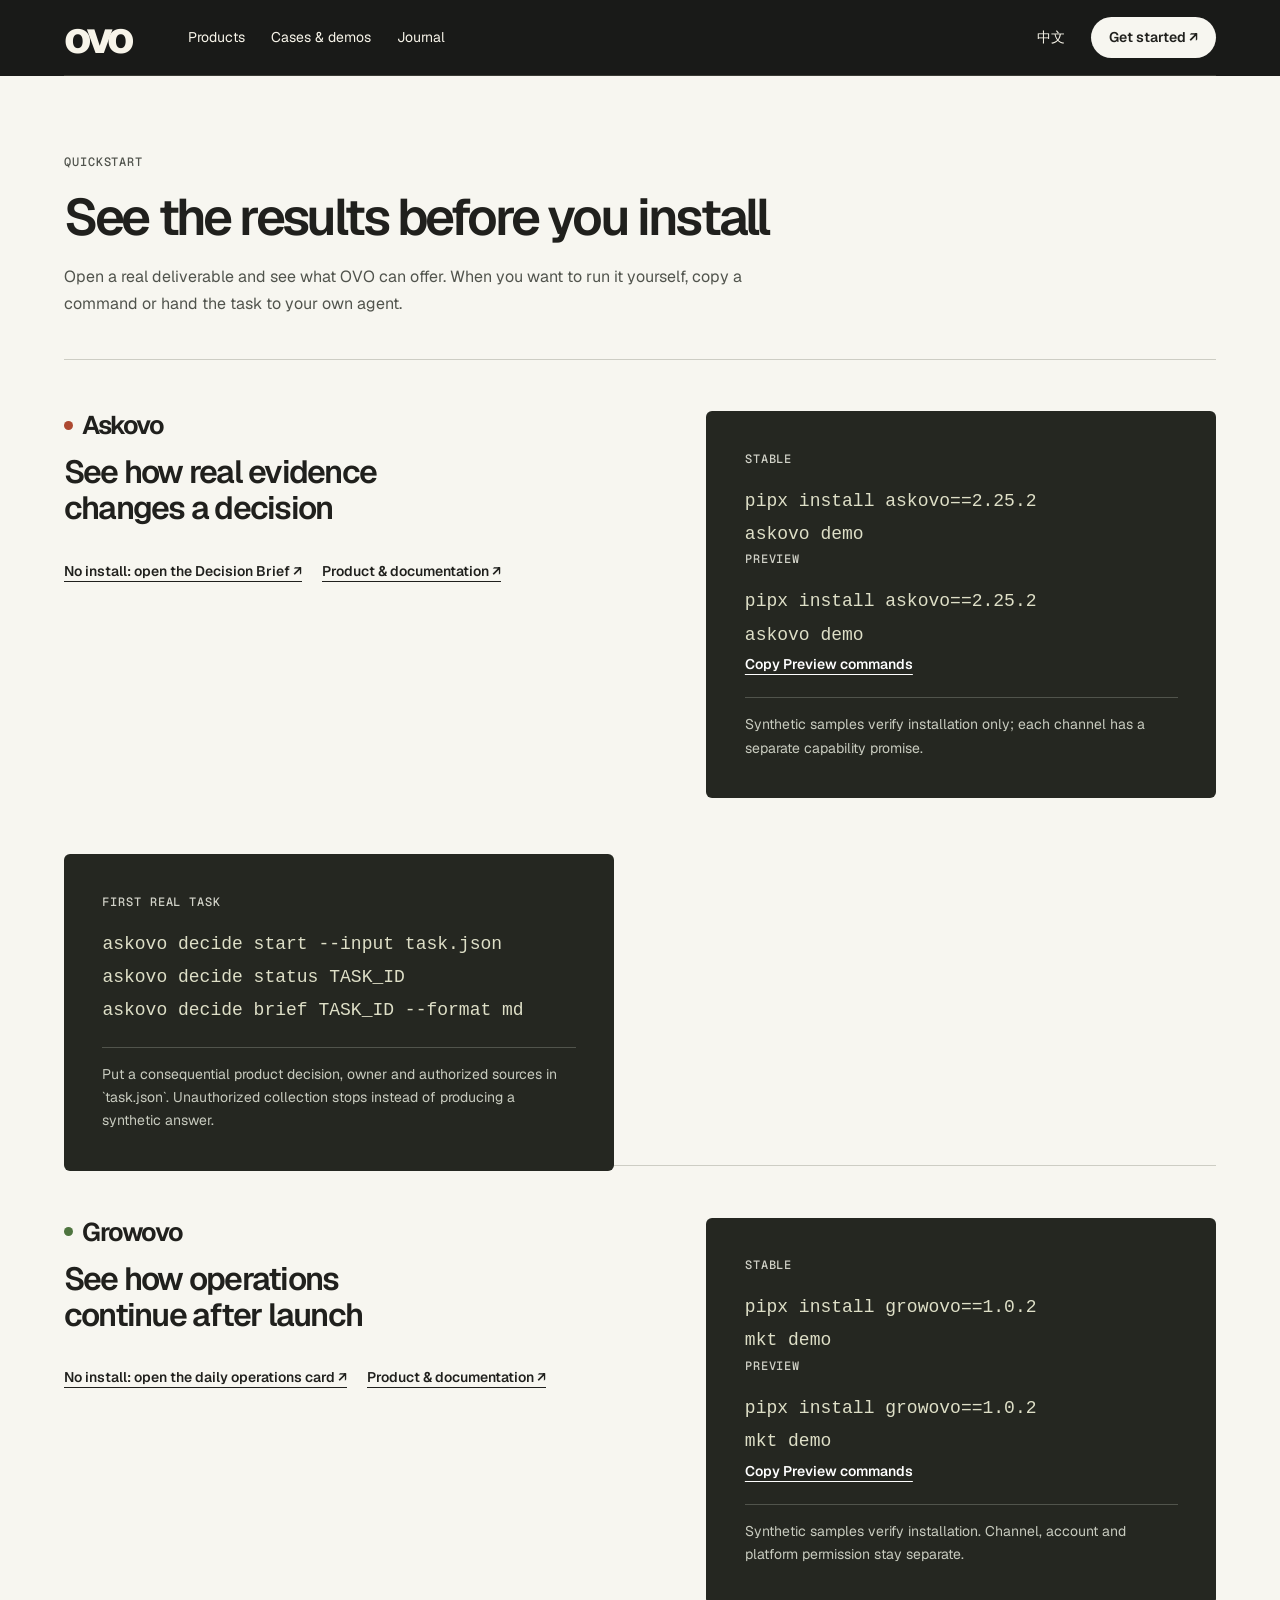
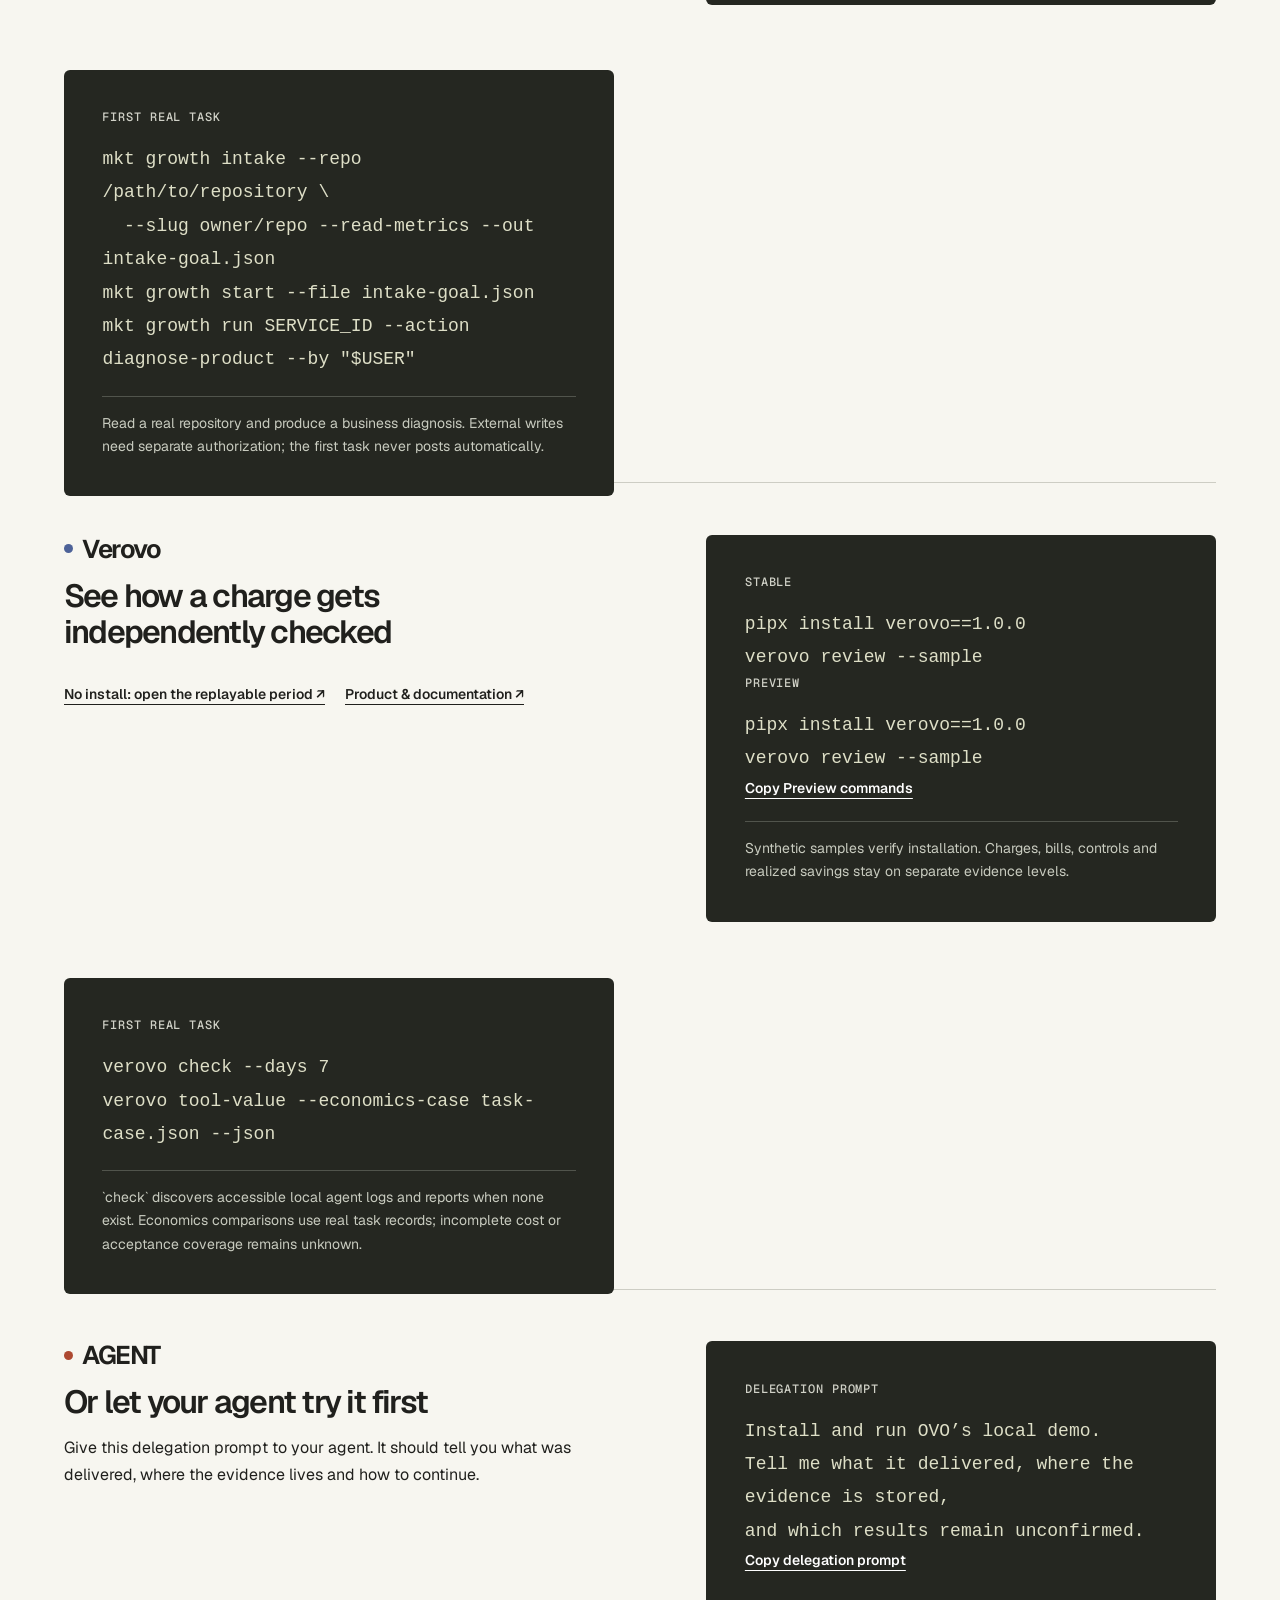
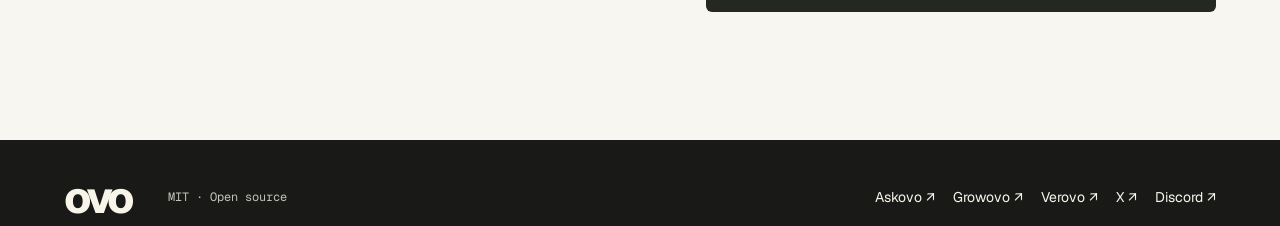
<file: en-start.html>
<!doctype html>
<html lang="en">
<head>
  <meta charset="utf-8">
  <meta name="viewport" content="width=device-width, initial-scale=1">
  <title>See the results before you install · OVO</title>
  <meta name="description" content="Inspect actual deliverables before installing anything. Then copy a demo command or delegate the task to your own agent.">
  <link rel="canonical" href="https://roy-tong.github.io/ovo/en-start.html">
  <link rel="alternate" hreflang="zh-CN" href="https://roy-tong.github.io/ovo/start.html">
  <link rel="alternate" hreflang="en" href="https://roy-tong.github.io/ovo/en-start.html">
  <meta property="og:title" content="See the results before you install · OVO">
  <meta property="og:description" content="Inspect actual output first, then run a local demo or delegate the task to your own agent. All three prereleases have been run locally.">
  <meta property="og:url" content="https://roy-tong.github.io/ovo/en-start.html">
  <meta property="og:image" content="https://roy-tong.github.io/ovo/assets/social-preview.png?v=work-samples">
  <meta name="twitter:card" content="summary_large_image">
  <link rel="stylesheet" href="assets/styles.css">
  <script defer src="assets/app.js"></script>
</head>
<body>
  <a class="skip" href="#main">Skip to content</a>
  <header><div class="frame nav"><a class="brand" href="en.html" aria-label="OVO">ovo</a><nav><a href="en.html#products">Products</a><a href="en-cases.html">Cases & demos</a><a href="en-journal.html">Journal</a></nav><div class="nav-end"><a class="language" href="start.html">中文</a><a class="pill" href="en-start.html">Get started ↗</a></div></div></header>

  <main id="main"><div class="frame inner">
    <div class="page-title"><div class="kicker">QUICKSTART</div><h1>See the results before you install</h1><p>Open a real deliverable and see what OVO can offer. When you want to run it yourself, copy a command or hand the task to your own agent.</p></div>

    <article class="quick tone-0" id="askovo-start"><div><div class="product-name"><span class="dot"></span>Askovo</div><h2>See how real evidence changes a decision</h2><div class="links"><a class="line-link" href="https://roy-tong.github.io/Askovo/en/examples/decision-replay.html">No install: open the Decision Brief ↗</a><a class="line-link" href="askovo/en.html">Product & documentation ↗</a></div></div><div class="terminal"><div class="kicker">STABLE</div><!--VERSION:askovo-stable--><pre><code>pipx install askovo==2.25.2
askovo demo</code></pre><!--/VERSION:askovo-stable--><div class="kicker">PREVIEW</div><!--VERSION:askovo-preview--><pre><code>pipx install askovo==2.25.2
askovo demo</code></pre><!--/VERSION:askovo-preview--><button type="button" class="line-link" data-copy="pipx install askovo==2.25.2&#10;askovo demo" data-copied="Copied" data-failed="Copy failed. Select the commands manually">Copy Preview commands</button><p class="sample-output">Synthetic samples verify installation only; each channel has a separate capability promise.</p></div><div class="terminal"><div class="kicker">FIRST REAL TASK</div><pre><code>askovo decide start --input task.json
askovo decide status TASK_ID
askovo decide brief TASK_ID --format md</code></pre><p class="sample-output">Put a consequential product decision, owner and authorized sources in `task.json`. Unauthorized collection stops instead of producing a synthetic answer.</p></div></article>

    <article class="quick tone-1" id="growovo-start"><div><div class="product-name"><span class="dot"></span>Growovo</div><h2>See how operations continue after launch</h2><div class="links"><a class="line-link" href="https://roy-tong.github.io/Growovo/examples/controlled-run.en.html">No install: open the daily operations card ↗</a><a class="line-link" href="growovo/en.html">Product & documentation ↗</a></div></div><div class="terminal"><div class="kicker">STABLE</div><!--VERSION:growovo-stable--><pre><code>pipx install growovo==1.0.2
mkt demo</code></pre><!--/VERSION:growovo-stable--><div class="kicker">PREVIEW</div><!--VERSION:growovo-preview--><pre><code>pipx install growovo==1.0.2
mkt demo</code></pre><!--/VERSION:growovo-preview--><button type="button" class="line-link" data-copy="pipx install growovo==1.0.2&#10;mkt demo" data-copied="Copied" data-failed="Copy failed. Select the commands manually">Copy Preview commands</button><p class="sample-output">Synthetic samples verify installation. Channel, account and platform permission stay separate.</p></div><div class="terminal"><div class="kicker">FIRST REAL TASK</div><pre><code>mkt growth intake --repo /path/to/repository \
  --slug owner/repo --read-metrics --out intake-goal.json
mkt growth start --file intake-goal.json
mkt growth run SERVICE_ID --action diagnose-product --by "$USER"</code></pre><p class="sample-output">Read a real repository and produce a business diagnosis. External writes need separate authorization; the first task never posts automatically.</p></div></article>

    <article class="quick tone-2" id="verovo-start"><div><div class="product-name"><span class="dot"></span>Verovo</div><h2>See how a charge gets independently checked</h2><div class="links"><a class="line-link" href="https://roy-tong.github.io/Verovo/examples/replayable-period.html">No install: open the replayable period ↗</a><a class="line-link" href="verovo/en.html">Product & documentation ↗</a></div></div><div class="terminal"><div class="kicker">STABLE</div><!--VERSION:verovo-stable--><pre><code>pipx install verovo==1.0.0
verovo review --sample</code></pre><!--/VERSION:verovo-stable--><div class="kicker">PREVIEW</div><!--VERSION:verovo-preview--><pre><code>pipx install verovo==1.0.0
verovo review --sample</code></pre><!--/VERSION:verovo-preview--><button type="button" class="line-link" data-copy="pipx install verovo==1.0.0&#10;verovo review --sample" data-copied="Copied" data-failed="Copy failed. Select the commands manually">Copy Preview commands</button><p class="sample-output">Synthetic samples verify installation. Charges, bills, controls and realized savings stay on separate evidence levels.</p></div><div class="terminal"><div class="kicker">FIRST REAL TASK</div><pre><code>verovo check --days 7
verovo tool-value --economics-case task-case.json --json</code></pre><p class="sample-output">`check` discovers accessible local agent logs and reports when none exist. Economics comparisons use real task records; incomplete cost or acceptance coverage remains unknown.</p></div></article>

    <article class="quick tone-0" id="agent-start"><div><div class="product-name"><span class="dot"></span>AGENT</div><h2>Or let your agent try it first</h2><p>Give this delegation prompt to your agent. It should tell you what was delivered, where the evidence lives and how to continue.</p></div><div class="terminal"><div class="kicker">DELEGATION PROMPT</div><pre><code>Install and run OVO’s local demo.
Tell me what it delivered, where the evidence is stored,
and which results remain unconfirmed.</code></pre><button type="button" class="line-link" data-copy="Install and run OVO’s local demo. Tell me what it delivered, where the evidence is stored, and which results remain unconfirmed." data-copied="Copied" data-failed="Copy failed. Select the prompt manually">Copy delegation prompt</button></div></article>
  </div></main>

  <footer><div class="frame foot"><a class="brand" href="en.html">ovo</a><span>MIT · Open source</span><div><a href="https://github.com/roy-tong/Askovo">Askovo ↗</a> <a href="https://github.com/roy-tong/Growovo">Growovo ↗</a> <a href="https://github.com/roy-tong/Verovo">Verovo ↗</a> <a href="https://x.com/elliwoodtong">X ↗</a> <a href="https://discord.gg/UqrM8MCXb">Discord ↗</a></div></div></footer>
</body>
</html>
</file>
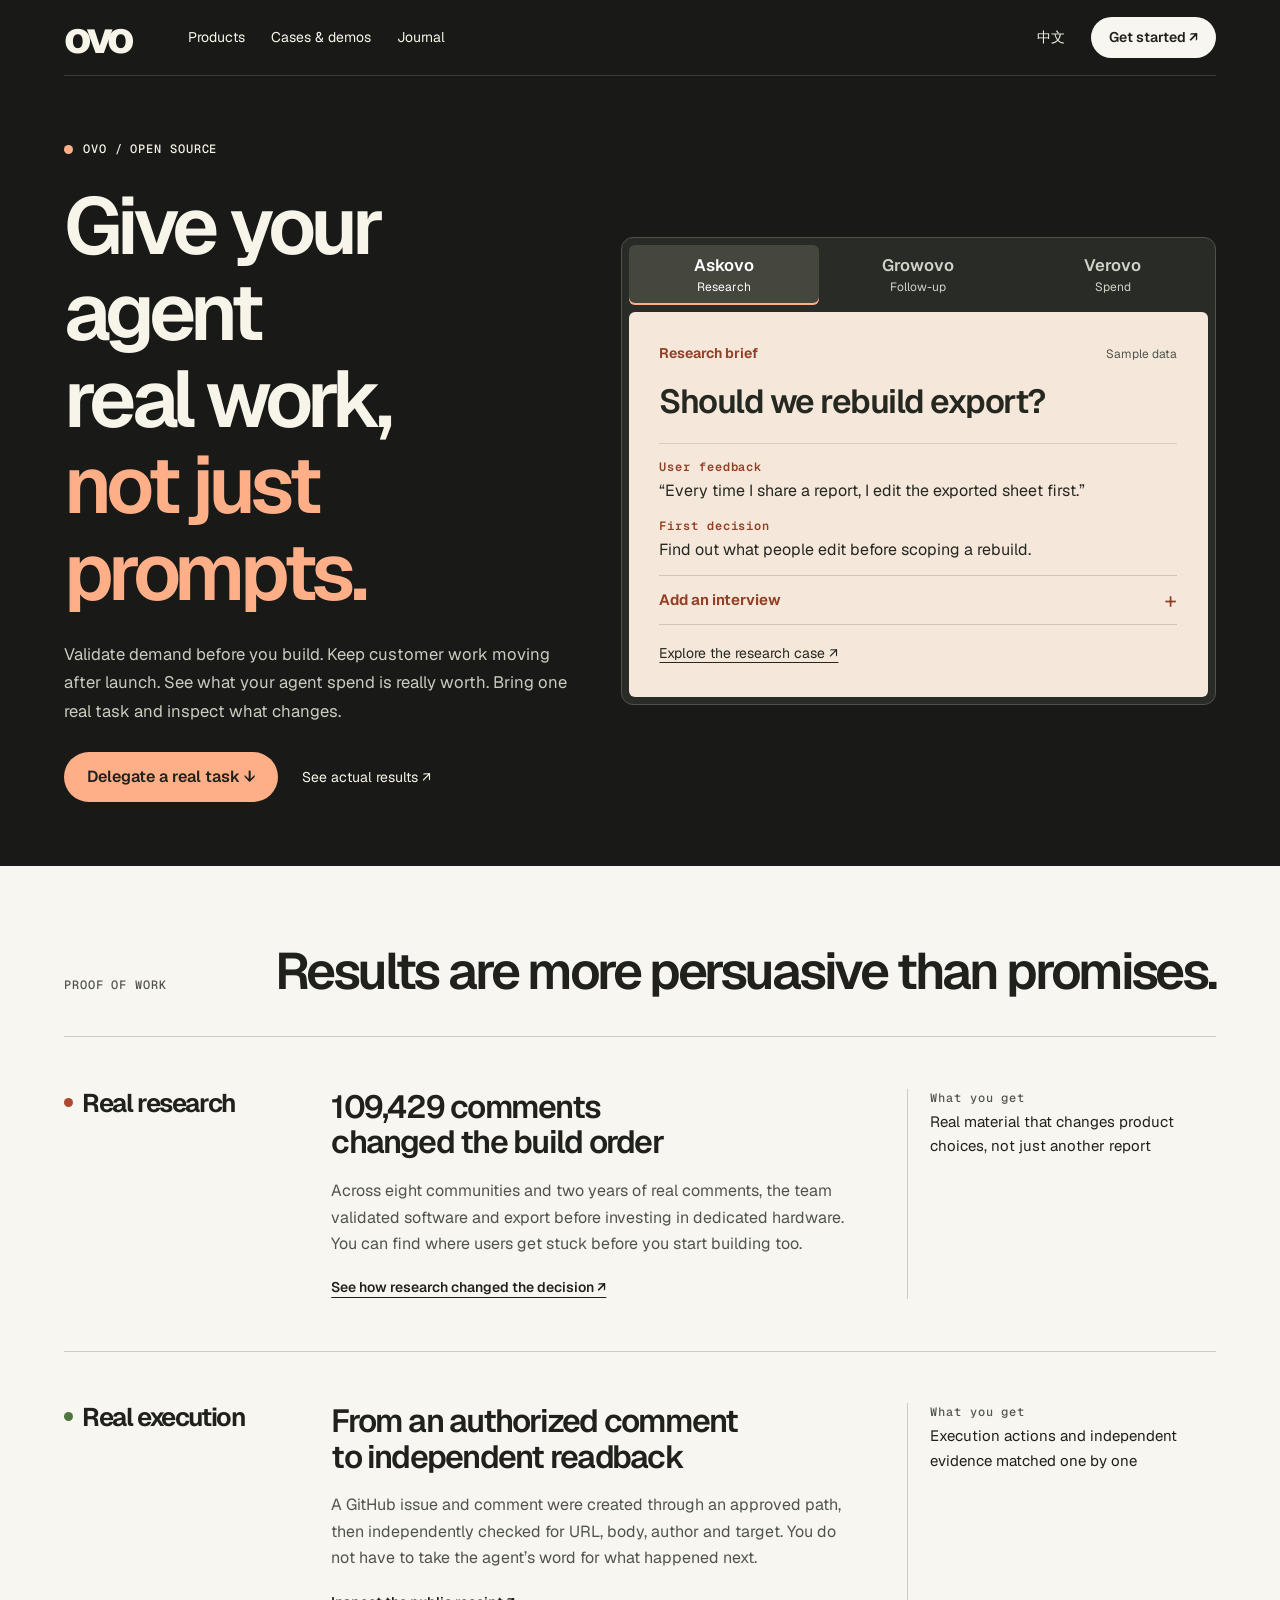
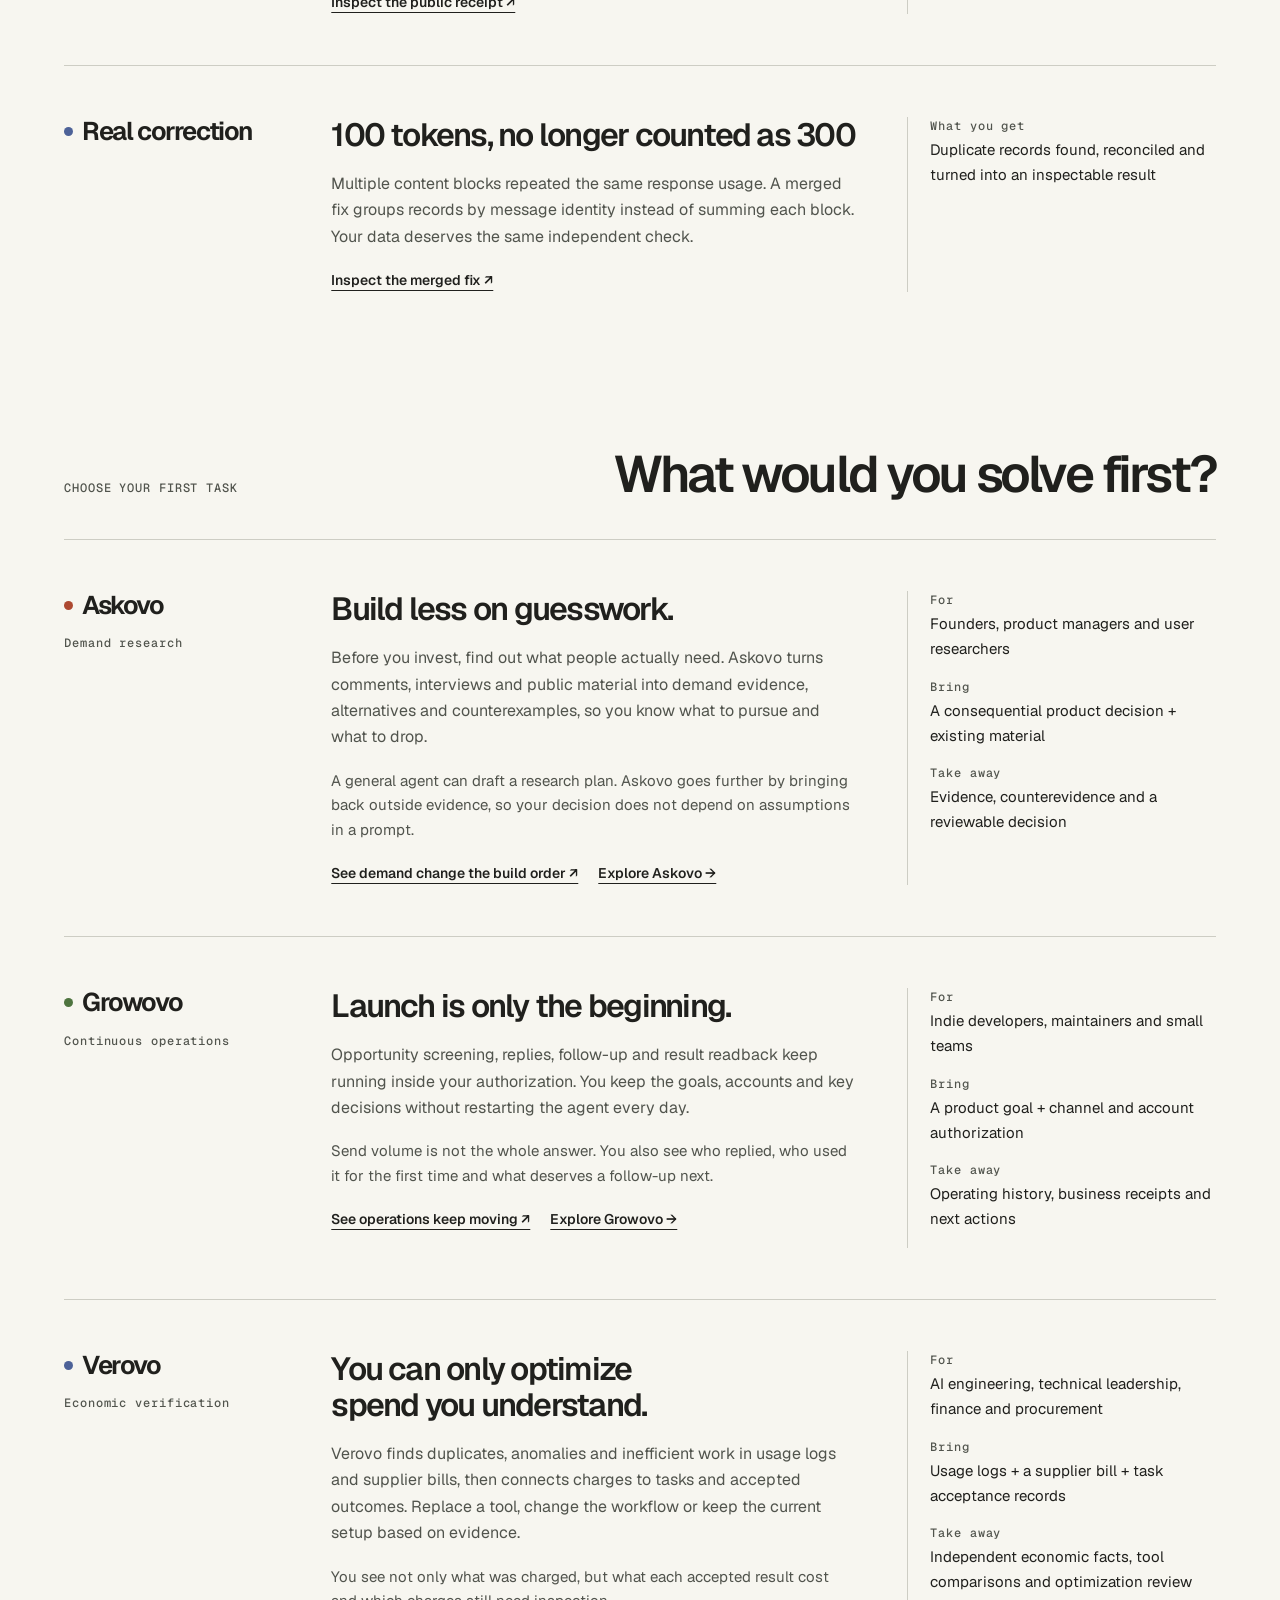
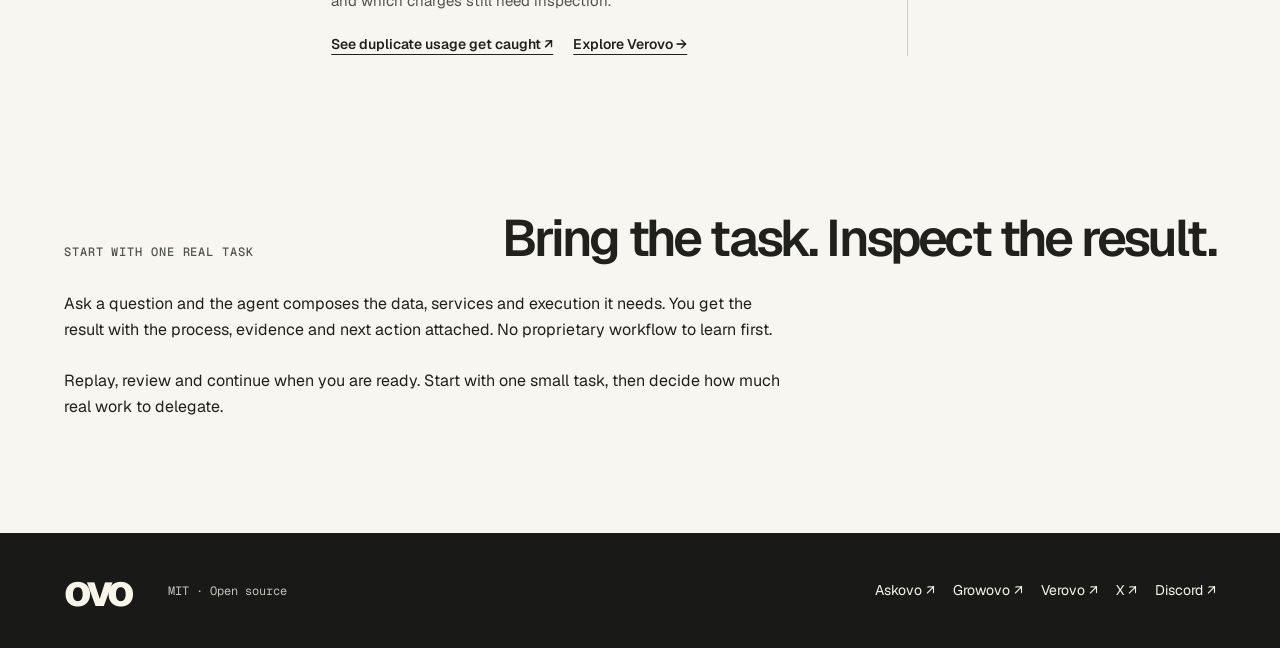
<file: en.html>
<!doctype html>
<html lang="en">
<head>
  <meta charset="utf-8">
  <meta name="viewport" content="width=device-width, initial-scale=1">
  <title>Give your agent real work, not just prompts · OVO</title>
  <meta name="description" content="Validate demand before you build. Keep customer work moving after launch. See what agent spend is really worth. Bring one real task and inspect what changes.">
  <link rel="canonical" href="https://roy-tong.github.io/ovo/en.html">
  <link rel="alternate" hreflang="zh-CN" href="https://roy-tong.github.io/ovo/">
  <link rel="alternate" hreflang="en" href="https://roy-tong.github.io/ovo/en.html">
  <meta property="og:title" content="Give your agent real work, not just prompts · OVO">
  <meta property="og:description" content="Real research, continuous operations and independent economic verification. Bring one real task and inspect what changes.">
  <meta property="og:url" content="https://roy-tong.github.io/ovo/en.html">
  <meta property="og:image" content="https://roy-tong.github.io/ovo/assets/social-preview.png?v=work-samples">
  <meta name="twitter:card" content="summary_large_image">
  <link rel="stylesheet" href="assets/styles.css?v=70ff44b0">
  <script defer src="assets/app.js?v=df134de0"></script>
</head>
<body>
  <a class="skip" href="#main">Skip to content</a>
  <header><div class="frame nav"><a class="brand" href="en.html" aria-label="OVO">ovo</a><nav><a href="en.html#products">Products</a><a href="en-cases.html">Cases & demos</a><a href="en-journal.html">Journal</a></nav><div class="nav-end"><a class="language" href="index.html">中文</a><a class="pill" href="en-start.html">Get started ↗</a></div></div></header>

  <main id="main">
    <section class="cover"><div class="frame hero">
      <div class="intro">
        <div class="eyebrow"><i></i> OVO / OPEN SOURCE</div>
        <h1>Give your agent<br>real work,<br><em>not just prompts.</em></h1>
        <p>Validate demand before you build. Keep customer work moving after launch. See what your agent spend is really worth. Bring one real task and inspect what changes.</p>
        <a class="primary" href="#products">Delegate a real task ↓</a>
        <a class="quiet" href="en-cases.html">See actual results ↗</a>
      </div>
      <div class="task-preview">
        <div class="preview-choices" role="group" aria-label="Choose a product example">
          <button type="button" data-select="0" aria-pressed="true" aria-controls="preview-askovo">Askovo<span>Research</span></button>
          <button type="button" data-select="1" aria-pressed="false" aria-controls="preview-growovo">Growovo<span>Follow-up</span></button>
          <button type="button" data-select="2" aria-pressed="false" aria-controls="preview-verovo">Verovo<span>Spend</span></button>
        </div>
        <section class="sample-sheet" id="preview-askovo" data-plate="0" aria-labelledby="question-askovo">
          <div class="sheet-type"><span>Research brief</span><small>Sample data</small></div>
          <h2 id="question-askovo">Should we rebuild export?</h2>
          <dl class="sample-record"><dt>User feedback</dt><dd>“Every time I share a report, I edit the exported sheet first.”</dd><dt>First decision</dt><dd>Find out what people edit before scoping a rebuild.</dd></dl>
          <details class="sample-review"><summary>Add an interview</summary><p>“I just need to remove the internal notes column.”</p><p><strong>Revised decision</strong> Test a field selector before rebuilding export.</p></details>
          <a class="sample-link" href="en-cases.html#askovo-evidence">Explore the research case ↗</a>
        </section>
        <section class="sample-sheet" id="preview-growovo" data-plate="1" aria-labelledby="question-growovo">
          <div class="sheet-type"><span>Follow-up record</span><small>Sample data</small></div>
          <h2 id="question-growovo">Who needs a follow-up?</h2>
          <dl class="sample-record"><dt>Delivery receipt</dt><dd>The mail server accepted the invitation. No reply yet.</dd><dt>Next step</dt><dd>Record delivery and wait for a response.</dd></dl>
          <details class="sample-review"><summary>Read the reply</summary><p>“Installed it. Where do I find my first report?”</p><p><strong>Next step</strong> Send the getting-started guide. Track first use when the first report is generated.</p></details>
          <a class="sample-link" href="en-cases.html#growovo-evidence">Explore the operations case ↗</a>
        </section>
        <section class="sample-sheet" id="preview-verovo" data-plate="2" aria-labelledby="question-verovo">
          <div class="sheet-type"><span>Usage review</span><small>Sample data</small></div>
          <h2 id="question-verovo">How many responses are we counting?</h2>
          <dl class="sample-record"><dt>Usage record</dt><dd>Three rows share a message ID. Each reports 100 tokens.</dd><dt>Initial count</dt><dd>The row sum is 300 tokens. Check for duplicates.</dd></dl>
          <details class="sample-review"><summary>Reconcile by message</summary><p>All three rows carry the same usage snapshot from one response.</p><p><strong>Reconciled total</strong> The unique total is 100 tokens. Check the invoice to verify the charge.</p></details>
          <a class="sample-link" href="en-cases.html#verovo-evidence">Explore the billing case ↗</a>
        </section>
      </div>
    </div></section>

    <section id="proof" class="frame section">
      <div class="section-title"><div class="kicker">PROOF OF WORK</div><h2>Results are more persuasive than promises.</h2></div>
      <article class="product tone-0">
        <div class="product-name"><span class="dot"></span>Real research</div>
        <div><h3>109,429 comments changed the build order</h3><p>Across eight communities and two years of real comments, the team validated software and export before investing in dedicated hardware. You can find where users get stuck before you start building too.</p><div class="links"><a href="en-cases.html#askovo-evidence">See how research changed the decision ↗</a></div></div>
        <dl><dt>What you get</dt><dd>Real material that changes product choices, not just another report</dd></dl>
      </article>
      <article class="product tone-1">
        <div class="product-name"><span class="dot"></span>Real execution</div>
        <div><h3>From an authorized comment to independent readback</h3><p>A GitHub issue and comment were created through an approved path, then independently checked for URL, body, author and target. You do not have to take the agent’s word for what happened next.</p><div class="links"><a href="https://github.com/roy-tong/Growovo/issues/41#issuecomment-7122950093">Inspect the public receipt ↗</a></div></div>
        <dl><dt>What you get</dt><dd>Execution actions and independent evidence matched one by one</dd></dl>
      </article>
      <article class="product tone-2">
        <div class="product-name"><span class="dot"></span>Real correction</div>
        <div><h3>100 tokens, no longer counted as 300</h3><p>Multiple content blocks repeated the same response usage. A merged fix groups records by message identity instead of summing each block. Your data deserves the same independent check.</p><div class="links"><a href="https://github.com/zhangferry/tokendash/pull/37">Inspect the merged fix ↗</a></div></div>
        <dl><dt>What you get</dt><dd>Duplicate records found, reconciled and turned into an inspectable result</dd></dl>
      </article>
    </section>

    <section id="products" class="frame section">
      <div class="section-title"><div class="kicker">CHOOSE YOUR FIRST TASK</div><h2>What would you solve first?</h2></div>
      <article class="product tone-0" id="askovo">
        <div class="product-name"><span class="dot"></span>Askovo<small>Demand research</small></div>
        <div><h3>Build less on guesswork.</h3><p>Before you invest, find out what people actually need. Askovo turns comments, interviews and public material into demand evidence, alternatives and counterexamples, so you know what to pursue and what to drop.</p><p class="difference">A general agent can draft a research plan. Askovo goes further by bringing back outside evidence, so your decision does not depend on assumptions in a prompt.</p><div class="links"><a href="en-cases.html#askovo-evidence">See demand change the build order ↗</a><a href="askovo/en.html">Explore Askovo →</a></div></div>
        <dl><dt>For</dt><dd>Founders, product managers and user researchers</dd><dt>Bring</dt><dd>A consequential product decision + existing material</dd><dt>Take away</dt><dd>Evidence, counterevidence and a reviewable decision</dd></dl>
      </article>
      <article class="product tone-1" id="growovo">
        <div class="product-name"><span class="dot"></span>Growovo<small>Continuous operations</small></div>
        <div><h3>Launch is only the beginning.</h3><p>Opportunity screening, replies, follow-up and result readback keep running inside your authorization. You keep the goals, accounts and key decisions without restarting the agent every day.</p><p class="difference">Send volume is not the whole answer. You also see who replied, who used it for the first time and what deserves a follow-up next.</p><div class="links"><a href="en-cases.html#growovo-evidence">See operations keep moving ↗</a><a href="growovo/en.html">Explore Growovo →</a></div></div>
        <dl><dt>For</dt><dd>Indie developers, maintainers and small teams</dd><dt>Bring</dt><dd>A product goal + channel and account authorization</dd><dt>Take away</dt><dd>Operating history, business receipts and next actions</dd></dl>
      </article>
      <article class="product tone-2" id="verovo">
        <div class="product-name"><span class="dot"></span>Verovo<small>Economic verification</small></div>
        <div><h3>You can only optimize spend you understand.</h3><p>Verovo finds duplicates, anomalies and inefficient work in usage logs and supplier bills, then connects charges to tasks and accepted outcomes. Replace a tool, change the workflow or keep the current setup based on evidence.</p><p class="difference">You see not only what was charged, but what each accepted result cost and which charges still need inspection.</p><div class="links"><a href="en-cases.html#verovo-evidence">See duplicate usage get caught ↗</a><a href="verovo/en.html">Explore Verovo →</a></div></div>
        <dl><dt>For</dt><dd>AI engineering, technical leadership, finance and procurement</dd><dt>Bring</dt><dd>Usage logs + a supplier bill + task acceptance records</dd><dt>Take away</dt><dd>Independent economic facts, tool comparisons and optimization review</dd></dl>
      </article>
    </section>

    <section class="frame section" id="model">
      <div class="section-title"><div class="kicker">START WITH ONE REAL TASK</div><h2>Bring the task. Inspect the result.</h2><p>Ask a question and the agent composes the data, services and execution it needs. You get the result with the process, evidence and next action attached. No proprietary workflow to learn first.</p><p>Replay, review and continue when you are ready. Start with one small task, then decide how much real work to delegate.</p></div>
    </section>
  </main>

  <footer><div class="frame foot"><a class="brand" href="en.html">ovo</a><span>MIT · Open source</span><div><a href="https://github.com/roy-tong/Askovo">Askovo ↗</a> <a href="https://github.com/roy-tong/Growovo">Growovo ↗</a> <a href="https://github.com/roy-tong/Verovo">Verovo ↗</a> <a href="https://x.com/elliwoodtong">X ↗</a> <a href="https://discord.gg/UqrM8MCXb">Discord ↗</a></div></div></footer>
</body>
</html>
</file>
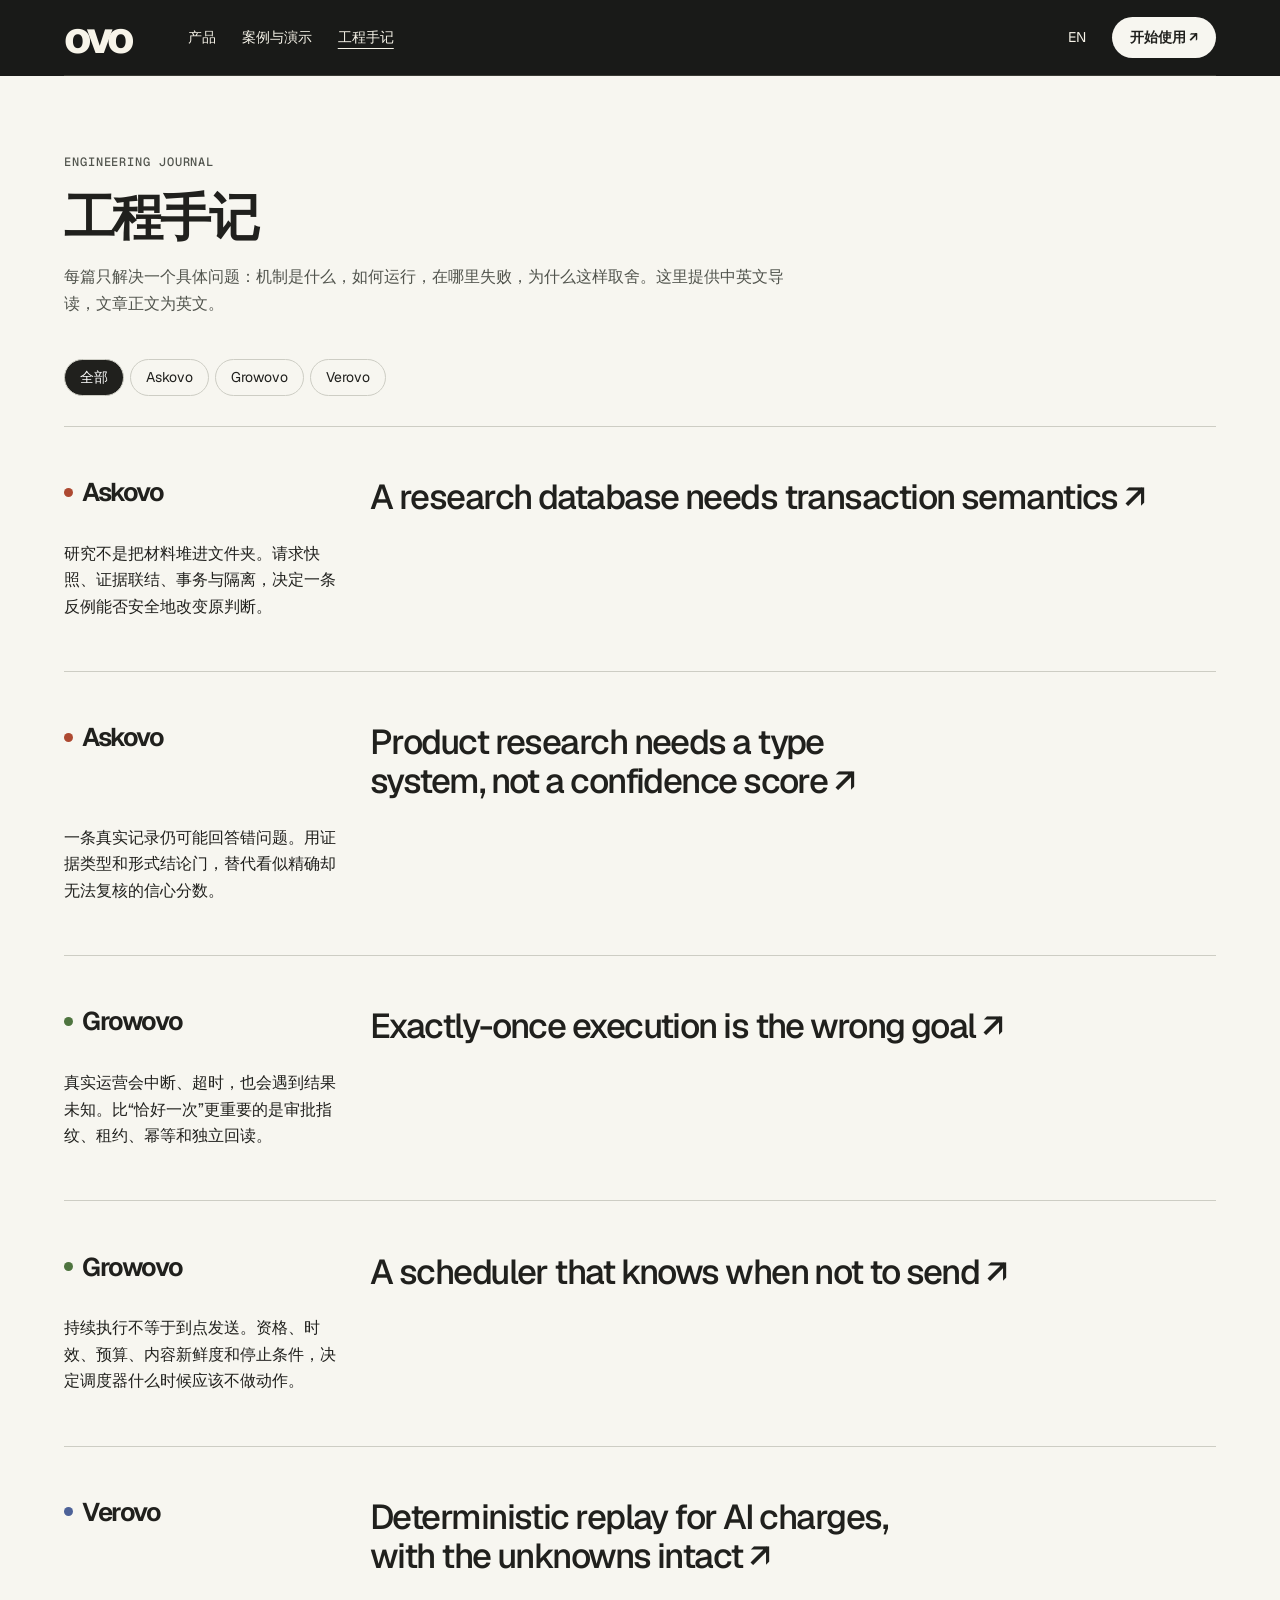
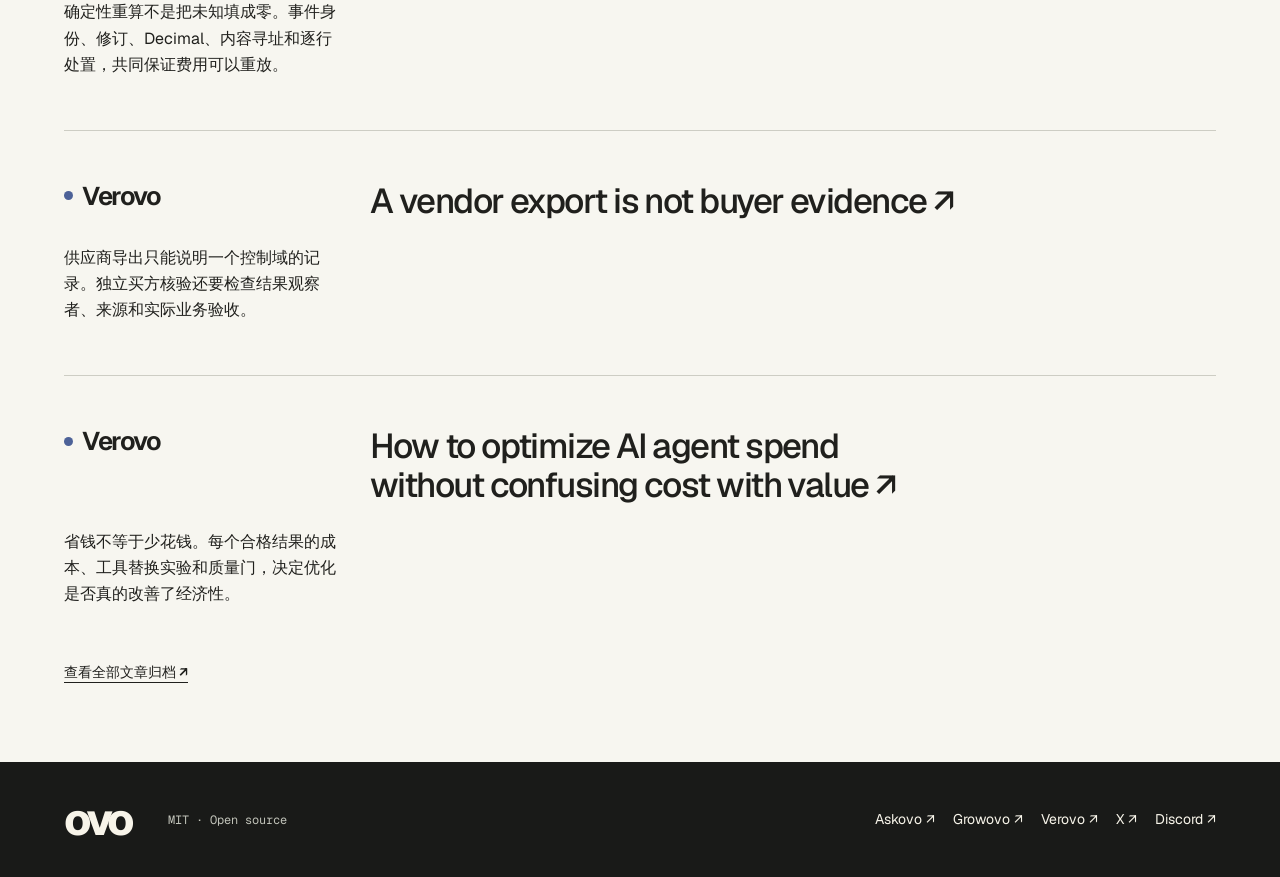
<file: journal.html>
<!doctype html>
<html lang="zh-CN">
<head>
  <meta charset="utf-8">
  <meta name="viewport" content="width=device-width, initial-scale=1">
  <title>工程手记 · OVO</title>
  <meta name="description" content="OVO 工程手记：研究事务、证据资格、可恢复执行、确定性重放与独立经济度量。用真实代码和失败路径解释产品边界。">
  <link rel="canonical" href="https://roy-tong.github.io/ovo/journal.html">
  <link rel="alternate" hreflang="zh-CN" href="https://roy-tong.github.io/ovo/journal.html">
  <link rel="alternate" hreflang="en" href="https://roy-tong.github.io/ovo/en-journal.html">
  <meta property="og:title" content="工程手记 · OVO">
  <meta property="og:description" content="研究事务、可恢复执行、确定性重放与独立经济度量。文章对应真实代码、任务和失败路径。">
  <meta property="og:url" content="https://roy-tong.github.io/ovo/journal.html">
  <meta property="og:image" content="https://roy-tong.github.io/ovo/assets/social-preview.png?v=work-samples">
  <meta name="twitter:card" content="summary_large_image">
  <link rel="stylesheet" href="assets/styles.css">
  <script defer src="assets/app.js"></script>
</head>
<body>
  <a class="skip" href="#main">跳到正文</a>
  <header><div class="frame nav"><a class="brand" href="index.html" aria-label="OVO">ovo</a><nav><a href="index.html#products">产品</a><a href="cases.html">案例与演示</a><a href="journal.html" aria-current="page">工程手记</a></nav><div class="nav-end"><a class="language" href="en-journal.html">EN</a><a class="pill" href="start.html">开始使用 ↗</a></div></div></header>

  <main id="main"><div class="frame inner">
    <div class="page-title"><div class="kicker">ENGINEERING JOURNAL</div><h1>工程手记</h1><p>每篇只解决一个具体问题：机制是什么，如何运行，在哪里失败，为什么这样取舍。这里提供中英文导读，文章正文为英文。</p></div>
    <div class="filters"><button type="button" data-filter="all" aria-pressed="true">全部</button><button type="button" data-filter="askovo" aria-pressed="false">Askovo</button><button type="button" data-filter="growovo" aria-pressed="false">Growovo</button><button type="button" data-filter="verovo" aria-pressed="false">Verovo</button></div>

    <article class="essay tone-0" data-item="askovo"><span class="product-name"><span class="dot"></span>Askovo</span><h2><a href="https://roy-tong.github.io/en/notes/01-askovo-a-research-database-needs-transactions/">A research database needs transaction semantics ↗</a></h2><p>研究不是把材料堆进文件夹。请求快照、证据联结、事务与隔离，决定一条反例能否安全地改变原判断。</p></article>
    <article class="essay tone-0" data-item="askovo"><span class="product-name"><span class="dot"></span>Askovo</span><h2><a href="https://roy-tong.github.io/en/notes/04-askovo-product-research-needs-a-type-system/">Product research needs a type system, not a confidence score ↗</a></h2><p>一条真实记录仍可能回答错问题。用证据类型和形式结论门，替代看似精确却无法复核的信心分数。</p></article>
    <article class="essay tone-1" data-item="growovo"><span class="product-name"><span class="dot"></span>Growovo</span><h2><a href="https://roy-tong.github.io/en/notes/02-growovo-exactly-once-is-the-wrong-goal/">Exactly-once execution is the wrong goal ↗</a></h2><p>真实运营会中断、超时，也会遇到结果未知。比“恰好一次”更重要的是审批指纹、租约、幂等和独立回读。</p></article>
    <article class="essay tone-1" data-item="growovo"><span class="product-name"><span class="dot"></span>Growovo</span><h2><a href="https://roy-tong.github.io/en/notes/05-growovo-a-scheduler-that-knows-when-not-to-send/">A scheduler that knows when not to send ↗</a></h2><p>持续执行不等于到点发送。资格、时效、预算、内容新鲜度和停止条件，决定调度器什么时候应该不做动作。</p></article>
    <article class="essay tone-2" data-item="verovo"><span class="product-name"><span class="dot"></span>Verovo</span><h2><a href="https://roy-tong.github.io/en/notes/03-verovo-deterministic-replay-with-unknowns/">Deterministic replay for AI charges, with the unknowns intact ↗</a></h2><p>确定性重算不是把未知填成零。事件身份、修订、Decimal、内容寻址和逐行处置，共同保证费用可以重放。</p></article>
    <article class="essay tone-2" data-item="verovo"><span class="product-name"><span class="dot"></span>Verovo</span><h2><a href="https://roy-tong.github.io/en/notes/06-verovo-a-vendor-export-is-not-buyer-evidence/">A vendor export is not buyer evidence ↗</a></h2><p>供应商导出只能说明一个控制域的记录。独立买方核验还要检查结果观察者、来源和实际业务验收。</p></article>
    <article class="essay tone-2" data-item="verovo"><span class="product-name"><span class="dot"></span>Verovo</span><h2><a href="https://roy-tong.github.io/Verovo/blog/ai-spend-optimization.html">How to optimize AI agent spend without confusing cost with value ↗</a></h2><p>省钱不等于少花钱。每个合格结果的成本、工具替换实验和质量门，决定优化是否真的改善了经济性。</p></article>
    <a class="line-link" href="https://roy-tong.github.io/essays/">查看全部文章归档 ↗</a>
  </div></main>

  <footer><div class="frame foot"><a class="brand" href="index.html">ovo</a><span>MIT · Open source</span><div><a href="https://github.com/roy-tong/Askovo">Askovo ↗</a> <a href="https://github.com/roy-tong/Growovo">Growovo ↗</a> <a href="https://github.com/roy-tong/Verovo">Verovo ↗</a> <a href="https://x.com/elliwoodtong">X ↗</a> <a href="https://discord.gg/UqrM8MCXb">Discord ↗</a></div></div></footer>
</body>
</html>
</file>
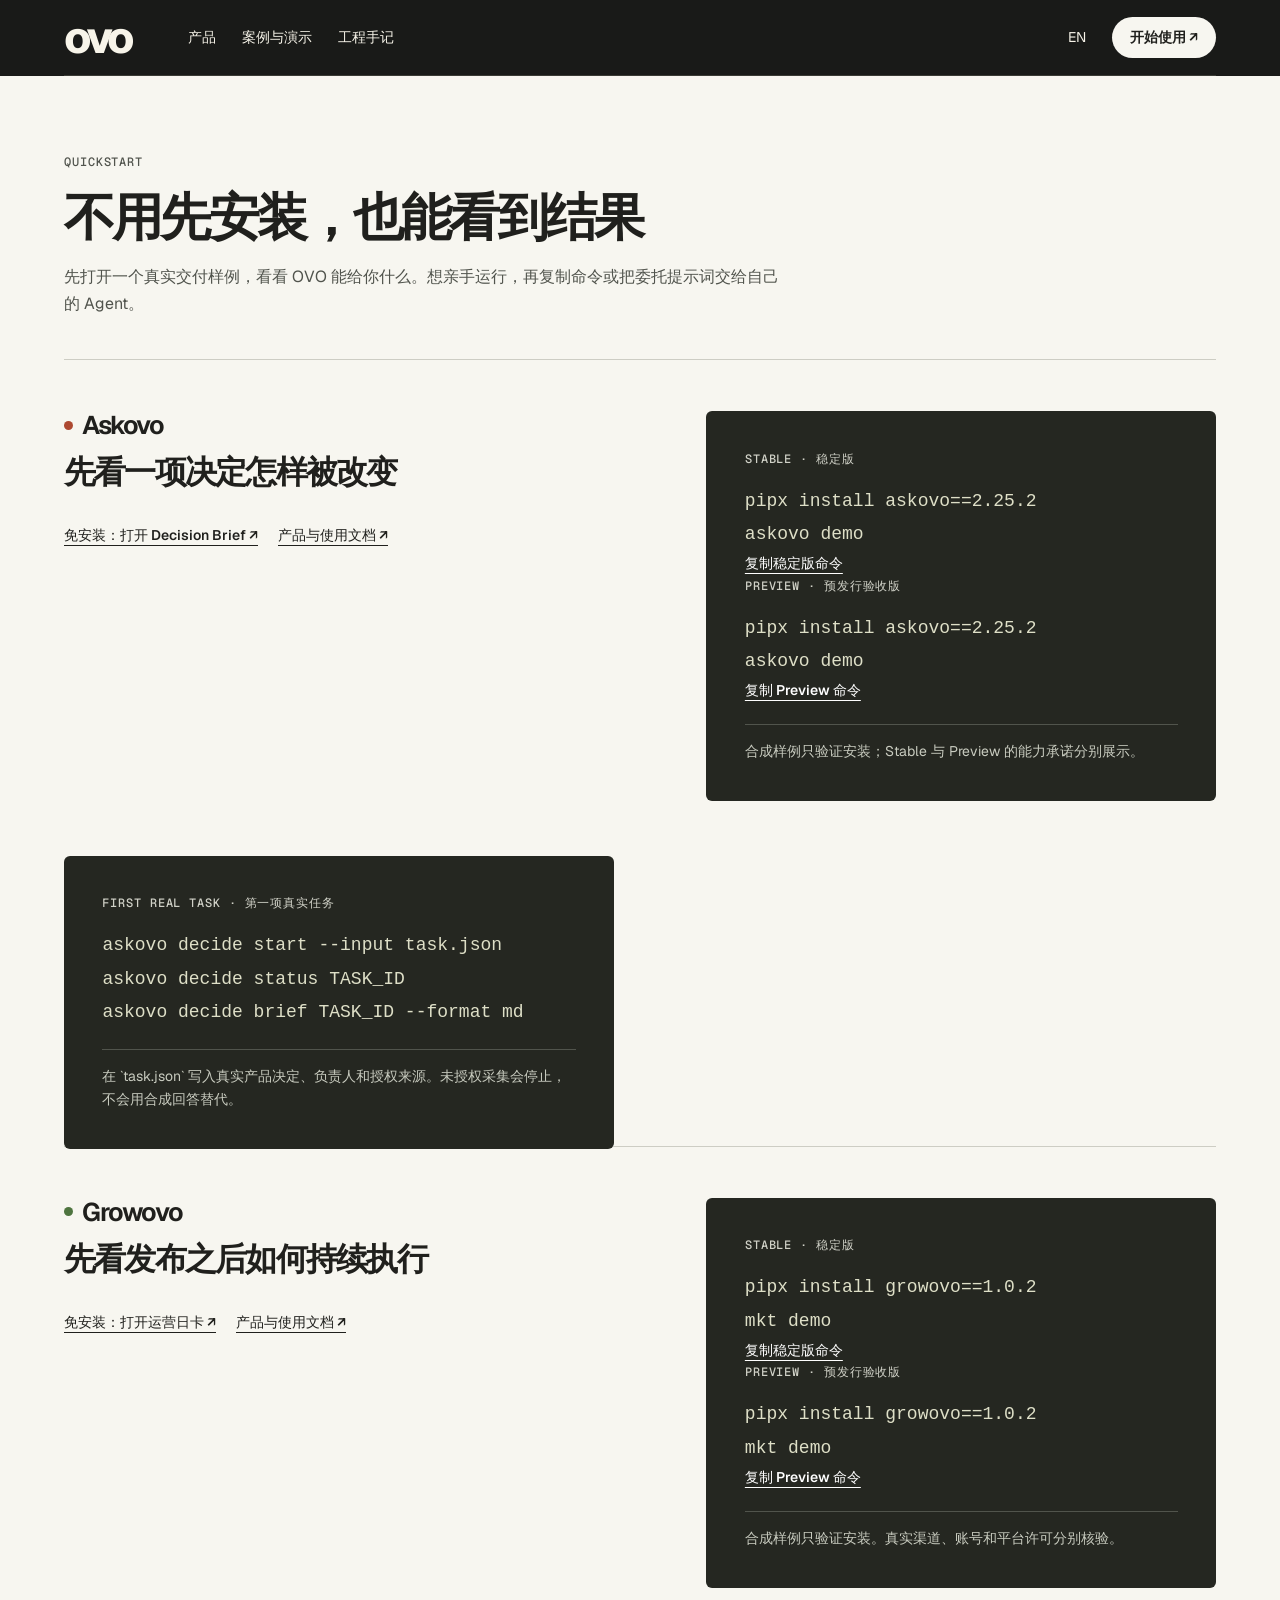
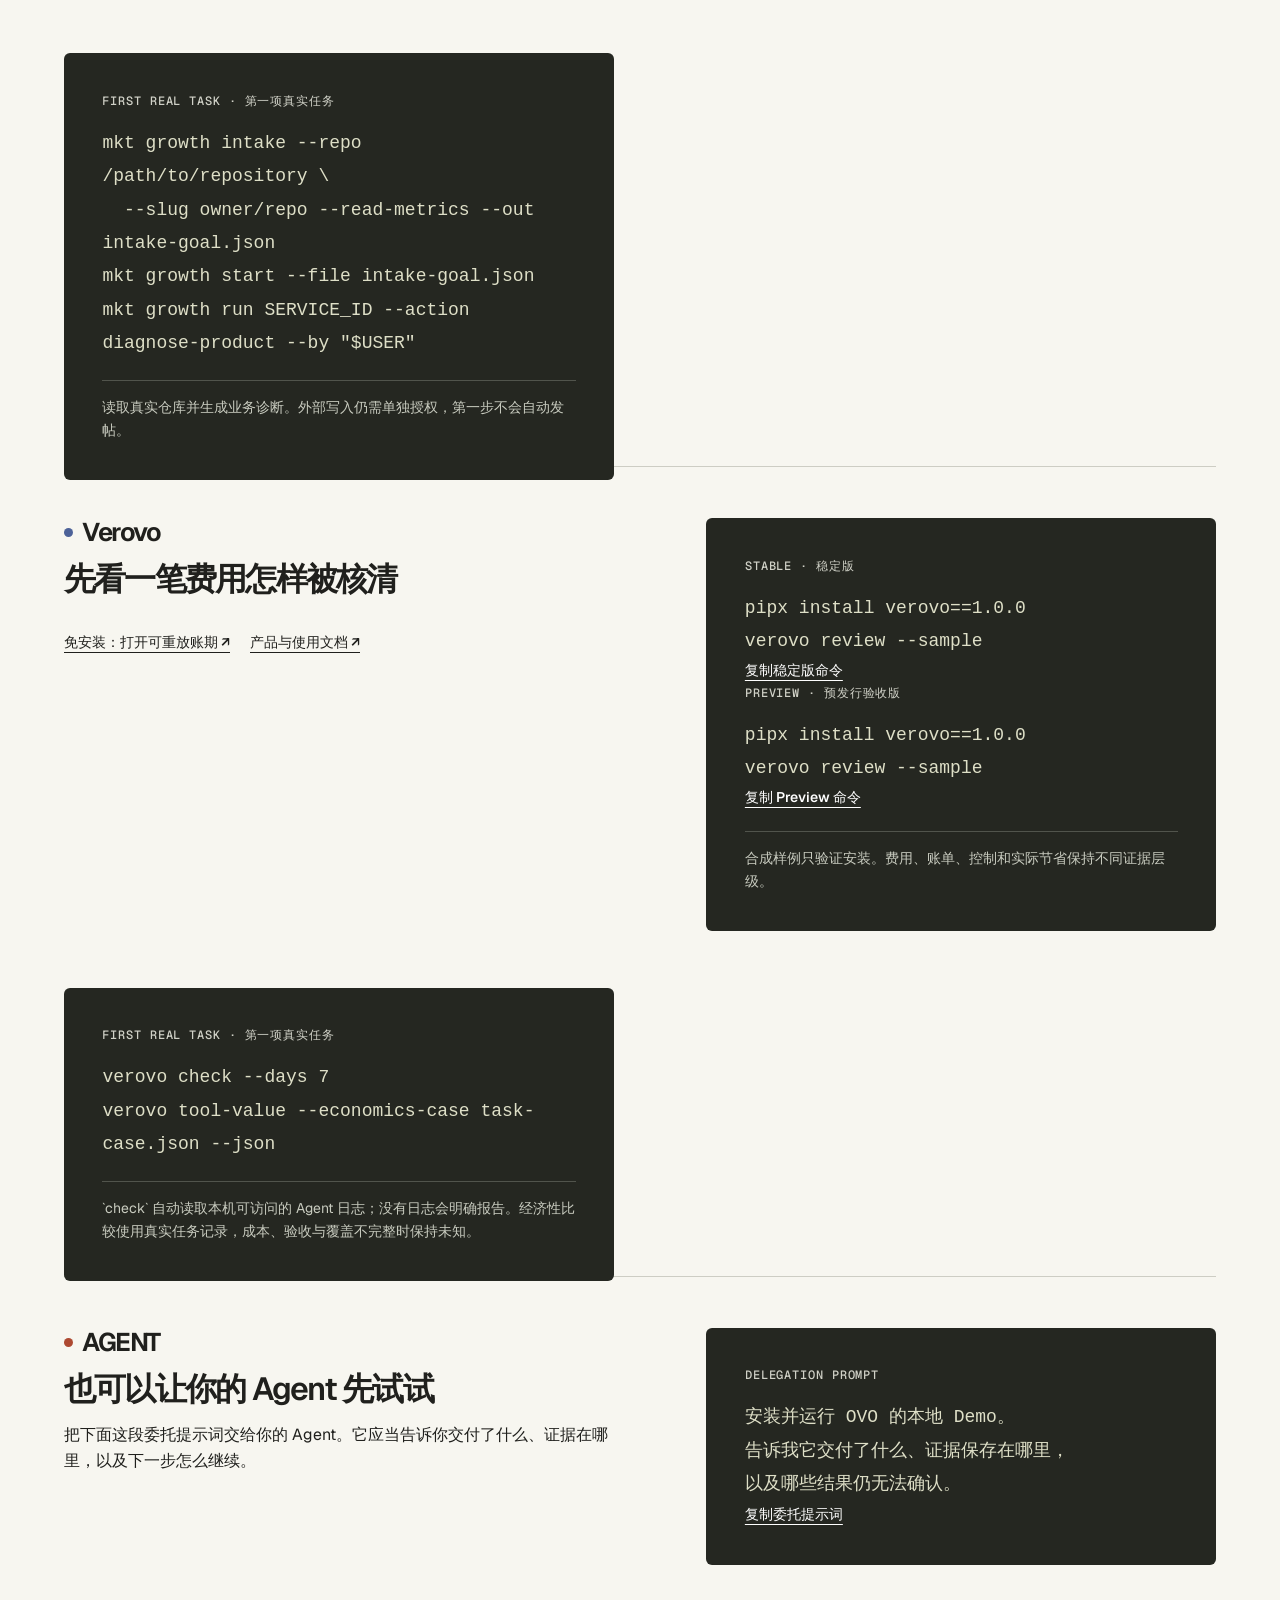
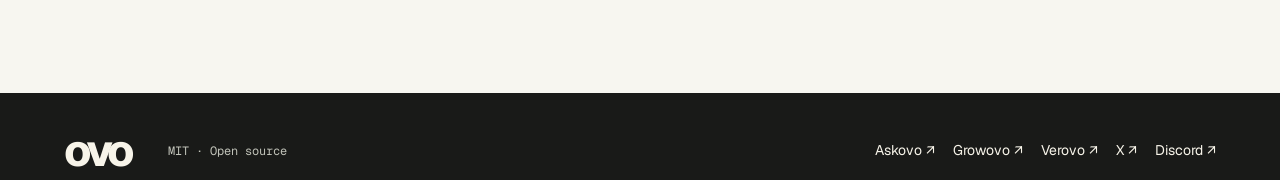
<file: start.html>
<!doctype html>
<html lang="zh-CN">
<head>
  <meta charset="utf-8">
  <meta name="viewport" content="width=device-width, initial-scale=1">
  <title>不用先安装，也能看到结果 · OVO</title>
  <meta name="description" content="先看真实交付结果，再复制命令运行 Demo，或把委托提示词交给自己的 Agent。选择一种最顺手的方式开始。">
  <link rel="canonical" href="https://roy-tong.github.io/ovo/start.html">
  <link rel="alternate" hreflang="zh-CN" href="https://roy-tong.github.io/ovo/start.html">
  <link rel="alternate" hreflang="en" href="https://roy-tong.github.io/ovo/en-start.html">
  <meta property="og:title" content="不用先安装，也能看到结果 · OVO">
  <meta property="og:description" content="先看实际输出，再运行本地 Demo 或委托你的 Agent。三个预发行版本均已实际跑通。">
  <meta property="og:url" content="https://roy-tong.github.io/ovo/start.html">
  <meta property="og:image" content="https://roy-tong.github.io/ovo/assets/social-preview.png?v=work-samples">
  <meta name="twitter:card" content="summary_large_image">
  <link rel="stylesheet" href="assets/styles.css">
  <script defer src="assets/app.js"></script>
</head>
<body>
  <a class="skip" href="#main">跳到正文</a>
  <header><div class="frame nav"><a class="brand" href="index.html" aria-label="OVO">ovo</a><nav><a href="index.html#products">产品</a><a href="cases.html">案例与演示</a><a href="journal.html">工程手记</a></nav><div class="nav-end"><a class="language" href="en-start.html">EN</a><a class="pill" href="start.html">开始使用 ↗</a></div></div></header>

  <main id="main"><div class="frame inner">
    <div class="page-title"><div class="kicker">QUICKSTART</div><h1>不用先安装，也能看到结果</h1><p>先打开一个真实交付样例，看看 OVO 能给你什么。想亲手运行，再复制命令或把委托提示词交给自己的 Agent。</p></div>

    <article class="quick tone-0" id="askovo-start"><div><div class="product-name"><span class="dot"></span>Askovo</div><h2>先看一项决定怎样被改变</h2><div class="links"><a class="line-link" href="https://roy-tong.github.io/Askovo/examples/decision-replay.html">免安装：打开 Decision Brief ↗</a><a class="line-link" href="askovo/">产品与使用文档 ↗</a></div></div><div class="terminal"><div class="kicker">STABLE · 稳定版</div><!--VERSION:askovo-stable--><pre><code>pipx install askovo==2.25.2
askovo demo</code></pre><!--/VERSION:askovo-stable--><button type="button" class="line-link" data-copy="pipx install askovo==2.25.2&#10;askovo demo" data-copied="已复制" data-failed="复制失败，请手动选择">复制稳定版命令</button><div class="kicker">PREVIEW · 预发行验收版</div><!--VERSION:askovo-preview--><pre><code>pipx install askovo==2.25.2
askovo demo</code></pre><!--/VERSION:askovo-preview--><button type="button" class="line-link" data-copy="pipx install askovo==2.25.2&#10;askovo demo" data-copied="已复制" data-failed="复制失败，请手动选择">复制 Preview 命令</button><p class="sample-output">合成样例只验证安装；Stable 与 Preview 的能力承诺分别展示。</p></div><div class="terminal"><div class="kicker">FIRST REAL TASK · 第一项真实任务</div><pre><code>askovo decide start --input task.json
askovo decide status TASK_ID
askovo decide brief TASK_ID --format md</code></pre><p class="sample-output">在 `task.json` 写入真实产品决定、负责人和授权来源。未授权采集会停止，不会用合成回答替代。</p></div></article>

    <article class="quick tone-1" id="growovo-start"><div><div class="product-name"><span class="dot"></span>Growovo</div><h2>先看发布之后如何持续执行</h2><div class="links"><a class="line-link" href="https://roy-tong.github.io/Growovo/examples/controlled-run.html">免安装：打开运营日卡 ↗</a><a class="line-link" href="growovo/">产品与使用文档 ↗</a></div></div><div class="terminal"><div class="kicker">STABLE · 稳定版</div><!--VERSION:growovo-stable--><pre><code>pipx install growovo==1.0.2
mkt demo</code></pre><!--/VERSION:growovo-stable--><button type="button" class="line-link" data-copy="pipx install growovo==1.0.2&#10;mkt demo" data-copied="已复制" data-failed="复制失败，请手动选择">复制稳定版命令</button><div class="kicker">PREVIEW · 预发行验收版</div><!--VERSION:growovo-preview--><pre><code>pipx install growovo==1.0.2
mkt demo</code></pre><!--/VERSION:growovo-preview--><button type="button" class="line-link" data-copy="pipx install growovo==1.0.2&#10;mkt demo" data-copied="已复制" data-failed="复制失败，请手动选择">复制 Preview 命令</button><p class="sample-output">合成样例只验证安装。真实渠道、账号和平台许可分别核验。</p></div><div class="terminal"><div class="kicker">FIRST REAL TASK · 第一项真实任务</div><pre><code>mkt growth intake --repo /path/to/repository \
  --slug owner/repo --read-metrics --out intake-goal.json
mkt growth start --file intake-goal.json
mkt growth run SERVICE_ID --action diagnose-product --by "$USER"</code></pre><p class="sample-output">读取真实仓库并生成业务诊断。外部写入仍需单独授权，第一步不会自动发帖。</p></div></article>

    <article class="quick tone-2" id="verovo-start"><div><div class="product-name"><span class="dot"></span>Verovo</div><h2>先看一笔费用怎样被核清</h2><div class="links"><a class="line-link" href="https://roy-tong.github.io/Verovo/examples/replayable-period.html">免安装：打开可重放账期 ↗</a><a class="line-link" href="verovo/">产品与使用文档 ↗</a></div></div><div class="terminal"><div class="kicker">STABLE · 稳定版</div><!--VERSION:verovo-stable--><pre><code>pipx install verovo==1.0.0
verovo review --sample</code></pre><!--/VERSION:verovo-stable--><button type="button" class="line-link" data-copy="pipx install verovo==1.0.0&#10;verovo review --sample" data-copied="已复制" data-failed="复制失败，请手动选择">复制稳定版命令</button><div class="kicker">PREVIEW · 预发行验收版</div><!--VERSION:verovo-preview--><pre><code>pipx install verovo==1.0.0
verovo review --sample</code></pre><!--/VERSION:verovo-preview--><button type="button" class="line-link" data-copy="pipx install verovo==1.0.0&#10;verovo review --sample" data-copied="已复制" data-failed="复制失败，请手动选择">复制 Preview 命令</button><p class="sample-output">合成样例只验证安装。费用、账单、控制和实际节省保持不同证据层级。</p></div><div class="terminal"><div class="kicker">FIRST REAL TASK · 第一项真实任务</div><pre><code>verovo check --days 7
verovo tool-value --economics-case task-case.json --json</code></pre><p class="sample-output">`check` 自动读取本机可访问的 Agent 日志；没有日志会明确报告。经济性比较使用真实任务记录，成本、验收与覆盖不完整时保持未知。</p></div></article>

    <article class="quick tone-0" id="agent-start"><div><div class="product-name"><span class="dot"></span>AGENT</div><h2>也可以让你的 Agent 先试试</h2><p>把下面这段委托提示词交给你的 Agent。它应当告诉你交付了什么、证据在哪里，以及下一步怎么继续。</p></div><div class="terminal"><div class="kicker">DELEGATION PROMPT</div><pre><code>安装并运行 OVO 的本地 Demo。
告诉我它交付了什么、证据保存在哪里，
以及哪些结果仍无法确认。</code></pre><button type="button" class="line-link" data-copy="安装并运行 OVO 的本地 Demo。告诉我它交付了什么、证据保存在哪里，以及哪些结果仍无法确认。" data-copied="已复制" data-failed="复制失败，请手动选择">复制委托提示词</button></div></article>
  </div></main>

  <footer><div class="frame foot"><a class="brand" href="index.html">ovo</a><span>MIT · Open source</span><div><a href="https://github.com/roy-tong/Askovo">Askovo ↗</a> <a href="https://github.com/roy-tong/Growovo">Growovo ↗</a> <a href="https://github.com/roy-tong/Verovo">Verovo ↗</a> <a href="https://x.com/elliwoodtong">X ↗</a> <a href="https://discord.gg/UqrM8MCXb">Discord ↗</a></div></div></footer>
</body>
</html>
</file>
<file: assets/styles.css>
@font-face{font-family:Geist;src:url(fonts/Geist-Variable.woff2) format("woff2");font-weight:100 900;font-display:swap}
@font-face{font-family:Mono;src:url(fonts/GeistMono-Variable.woff2) format("woff2");font-weight:100 900;font-display:swap}
:root{--ink:#20201d;--paper:#f7f6f0;--rule:#cdcdc4;--secondary:#51544d;--dark:#191a18;--orange:#ffaf88;--accent:#ad4931;color-scheme:light}
*{box-sizing:border-box}body{margin:0;background:var(--paper);color:var(--ink);font:16px/1.65 Geist,"PingFang SC","Microsoft YaHei",sans-serif;-webkit-font-smoothing:antialiased}
[hidden]{display:none!important}a{color:inherit;text-decoration:none}a:hover{text-decoration:underline;text-underline-offset:.28em}button,summary{cursor:pointer}button{font:inherit}button:focus-visible,a:focus-visible,summary:focus-visible{outline:3px solid #397dcf;outline-offset:4px}h1,h2,h3,p,dl,dd{margin:0}h1,h2,h3{line-height:1.12;text-wrap:balance}p{max-width:66ch}.frame{width:min(1320px,90%);margin-inline:auto}.skip{position:absolute;z-index:10;left:16px;top:-80px;background:white;padding:10px}.skip:focus{top:8px}header,.cover,footer{background:var(--dark);color:#f7f4e9}.nav,.nav-end,nav,.foot,.links,.product-name,.section-title,.filters{display:flex;align-items:center}.nav{gap:52px;min-height:76px;border-bottom:1px solid #3a3b35}.brand{font:760 44px/.8 Geist,sans-serif;letter-spacing:-.11em;padding-right:.12em}.brand:hover{text-decoration:none}nav,.nav-end{gap:26px;font-size:14px}nav a[aria-current]{text-decoration:underline;text-underline-offset:6px}.nav-end{margin-left:auto}.pill,.primary{display:inline-block;padding:9px 18px;border-radius:40px;background:var(--paper);color:var(--ink);font-weight:600}.primary{background:var(--orange);padding:12px 23px}.pill:hover,.primary:hover{background:white;text-decoration:none}.hero{display:grid;grid-template-columns:1fr 1.14fr;align-items:center;gap:3%;padding-block:clamp(38px,5vw,78px)}.eyebrow,.kicker,dt,.product-name small,.case-story>small{font:500 12px/1.5 Mono,"PingFang SC",monospace;letter-spacing:.075em}.eyebrow,.kicker{display:flex;align-items:center;gap:10px}.eyebrow i,.dot{width:9px;height:9px;border-radius:50%;background:var(--orange);display:inline-block}.intro h1{font-size:clamp(58px,6.25vw,96px);font-weight:620;line-height:1.08;letter-spacing:-.065em;margin:25px 0}.intro em{font-style:normal;color:var(--orange)}.intro p{max-width:36em;color:#c9cbc0;font-size:clamp(16px,1.3vw,20px);line-height:1.7;margin-bottom:27px}.quiet{margin-left:20px;font-size:14px}
.section,.inner{padding-block:clamp(44px,6vw,92px)}.section-title{justify-content:space-between;align-items:baseline;gap:24px;flex-wrap:wrap;margin-bottom:36px}.kicker,dt,.case-story>small{color:var(--secondary)}.section-title h2,.page-title h1{font-size:clamp(32px,4vw,65px);letter-spacing:-.055em;font-weight:600}.product,.quick,.essay,.case{border-top:1px solid var(--rule);padding-block:clamp(26px,4vw,60px);scroll-margin-top:18px}.product{display:grid;grid-template-columns:.7fr 1.7fr 1fr;gap:4vw}.product-name{flex-wrap:wrap;gap:9px;align-self:start;line-height:1.1;font-size:clamp(22px,2vw,33px);font-weight:650;letter-spacing:-.055em}.product-name small{flex-basis:100%;margin-top:6px;color:var(--secondary)}.dot{background:var(--accent)}.tone-1{--accent:#4e743f}.tone-2{--accent:#4d6298}.product h3,.case h2,.quick h2,.demo h3{font-weight:600;font-size:clamp(25px,2.5vw,40px);letter-spacing:-.055em}.product p,.case p,.page-title p{margin-top:18px;color:var(--secondary)}.product .difference{font-size:15px}.product dl{border-left:1px solid var(--rule);padding-left:22px}dd{font-size:15px;margin:3px 0 16px}.links{gap:20px;flex-wrap:wrap;padding-top:19px}.links a,.line-link{font-weight:570;font-size:14px;text-decoration:underline;text-underline-offset:5px}.foot{min-height:115px;gap:32px}.foot>span{color:#c2c4ba;font:12px Mono}.foot>div{margin-left:auto;display:flex;gap:18px;font-size:14px}.page-title{margin-bottom:42px}.page-title h1{margin-top:18px}.filters{gap:6px;flex-wrap:wrap;margin-bottom:30px}.filters button{padding:6px 15px;border:1px solid var(--rule);border-radius:24px;background:transparent;color:var(--ink);font-size:14px}.filters [aria-pressed=true]{background:var(--ink);color:white}.case,.quick{display:grid;grid-template-columns:1.08fr 1fr;align-items:start;gap:8%}.case-story>small{display:block;margin:24px 0 8px}.case p{margin-bottom:16px}.demo,.terminal{background:#252721;border-radius:6px;color:#fff;padding:clamp(22px,3vw,40px)}.demo h3{margin-top:20px}.demo p,.demo .kicker,.terminal .kicker{color:#d0d1c7}.demo details{border-block:1px solid #585b50;margin:16px 0}.demo summary{padding:13px 0;color:var(--orange)}.demo details[open] p{animation:appear .4s ease-out}.quick h2{margin:15px 0}.terminal pre{margin:16px 0 0;overflow:auto;font:clamp(13px,1.5vw,18px)/1.8 Mono,monospace;color:#dedfc7}.essay{display:grid;grid-template-columns:1fr 3fr;gap:24px}.essay h2{font-size:clamp(22px,2.7vw,40px);font-weight:520;letter-spacing:-.045em}.section .product:last-child{padding-bottom:0}
@keyframes appear{from{opacity:.25;transform:translateY(13px)}to{opacity:1;transform:none}}
@media(prefers-reduced-motion:no-preference){.intro,.page-title{animation:appear .65s ease-out}.entered{animation:appear .65s ease-out}html{scroll-behavior:smooth}}
@media(max-width:800px){.nav{gap:22px}.hero{grid-template-columns:1fr 1fr}.product{grid-template-columns:1fr 2fr}.product dl{grid-column:2}.foot{flex-wrap:wrap}}
@media(max-width:620px){.frame{width:90%}.nav{display:grid;grid-template-columns:1fr auto;gap:0;padding-top:13px}.brand{font-size:38px}.nav-end{grid-column:2;grid-row:1;gap:14px}.pill{padding:6px 13px}.nav nav{grid-row:2;grid-column:1/-1;padding:13px 0;gap:24px;font-size:13px}.hero{grid-template-columns:1fr;gap:30px;padding:32px 0}.intro h1{font-size:clamp(48px,13vw,70px);margin:18px 0}.intro p{margin-bottom:18px}.section-title{display:grid;gap:10px}.product,.case,.quick,.essay{grid-template-columns:1fr;gap:23px}.product dl{grid-column:auto}.product-name small{flex-basis:auto;margin:0}.foot{padding:26px 0;gap:18px}.foot>div{width:100%;margin:0}.quiet{margin-left:12px}.page-title{margin-bottom:26px}.case-story>small{margin:19px 0 8px}.section-title{margin-bottom:24px}}
@media(prefers-reduced-motion:reduce){*,*::before,*::after{scroll-behavior:auto!important;animation:none!important;transition:none!important}}
html:not(.enhanced) .filters{display:none}
.simulation{border-block:1px solid #54564e;padding:16px 0;margin:18px 0}.sim-controls>span,.sample-output{font-size:14px;color:#c8cbbf}.sim-controls>div{display:flex;flex-wrap:wrap;gap:7px;margin:10px 0 16px}.sim-controls button{border:1px solid #72766b;background:transparent;color:#f2f0e8;padding:5px 12px;border-radius:5px;font-size:14px}.sim-controls button[aria-pressed=true]{background:#e2e6d7;color:#222}.simulation output{display:block;color:var(--orange);min-height:3.3em}.sample-output{margin-top:20px;padding-top:15px;border-top:1px solid #51544c}html:not(.enhanced) .sim-controls{display:none}
.foot>div{flex-wrap:wrap}
.receipt{border:1px solid var(--rule);border-left:4px solid var(--accent);padding:24px 32px;display:grid;gap:8px}.receipt b{font:590 72px/.95 Geist;letter-spacing:-.08em}.receipt small{font:13px Mono;color:var(--secondary)}.receipt a{margin-top:15px}

/* Product examples in the homepage cover. */
.task-preview {
  --sample-accent: #ffaf88;
  min-width: 0;
  align-self: center;
  padding: 7px;
  border: 1px solid #50514a;
  border-radius: 12px;
  background: #292b26;
}
.preview-choices { display: none; }
.enhanced .preview-choices { display: flex; gap: 4px; margin-bottom: 7px; }
.preview-choices button {
  flex: 1;
  padding: 10px 4px;
  border: 0;
  border-radius: 6px;
  background: transparent;
  color: #d0d2c8;
  font: 600 clamp(14px,1.3vw,19px)/1.25 Geist,sans-serif;
}
.preview-choices button span { display: block; font-size: 12px; font-weight: 400; margin-top: 4px; }
.preview-choices button:hover { background: #383b33; }
.preview-choices [aria-pressed=true] { background: #45473f; color: white; box-shadow: inset 0 -2px var(--sample-accent); }
.preview-choices [data-select="1"] { --sample-accent: #b4d6a3; }
.preview-choices [data-select="2"] { --sample-accent: #b0c2f0; }
.sample-sheet {
  --paper-tint: #f6e7db;
  --mark: #924025;
  padding: clamp(20px,2.4vw,38px);
  background: var(--paper-tint);
  color: #242820;
  border-radius: 6px;
}
.sample-sheet[data-plate="1"] { --paper-tint: #e6eedf; --mark: #426137; }
.sample-sheet[data-plate="2"] { --paper-tint: #e5ebf6; --mark: #3f5690; }
.sheet-type { display: flex; align-items: baseline; justify-content: space-between; gap: 12px; }
.sheet-type span { color: var(--mark); font-size: 14px; font-weight: 650; }
.sheet-type small { font-size: 12px; color: #50554c; }
.sample-sheet h2 { margin: 18px 0 22px; font-size: clamp(26px,2.6vw,42px); font-weight: 600; letter-spacing: -.045em; }
.sample-record { border-top: 1px solid #777a693f; }
.sample-record dt { color: var(--mark); margin-top: 14px; font-weight: 600; }
.sample-record dd { margin: 3px 0 13px; font-size: 16px; line-height: 1.5; }
.sample-review { border-block: 1px solid #777a694f; }
.sample-review summary { display: flex; align-items: center; justify-content: space-between; padding: 12px 0; color: var(--mark); font-size: 15px; font-weight: 650; list-style: none; }
.sample-review summary::-webkit-details-marker { display: none; }
.sample-review summary::after { content: '+'; font: 22px/1 Mono,monospace; }
.sample-review[open] summary::after { content: '−'; }
.sample-review p { margin: 0 0 12px; font-size: 15px; }
.sample-review strong { color: var(--mark); }
.sample-link { display: inline-block; margin-top: 17px; text-decoration: underline; text-underline-offset: 4px; font-size: 14px; }
@media (prefers-reduced-motion: no-preference) {
  .sample-sheet:not([hidden]), .sample-review[open] p { animation: appear .32s ease-out; }
}

button.line-link{background:transparent;border:0;padding:0;color:inherit}

.quick>div{min-width:0}.terminal pre{white-space:pre-wrap;overflow-wrap:anywhere}
</file>
